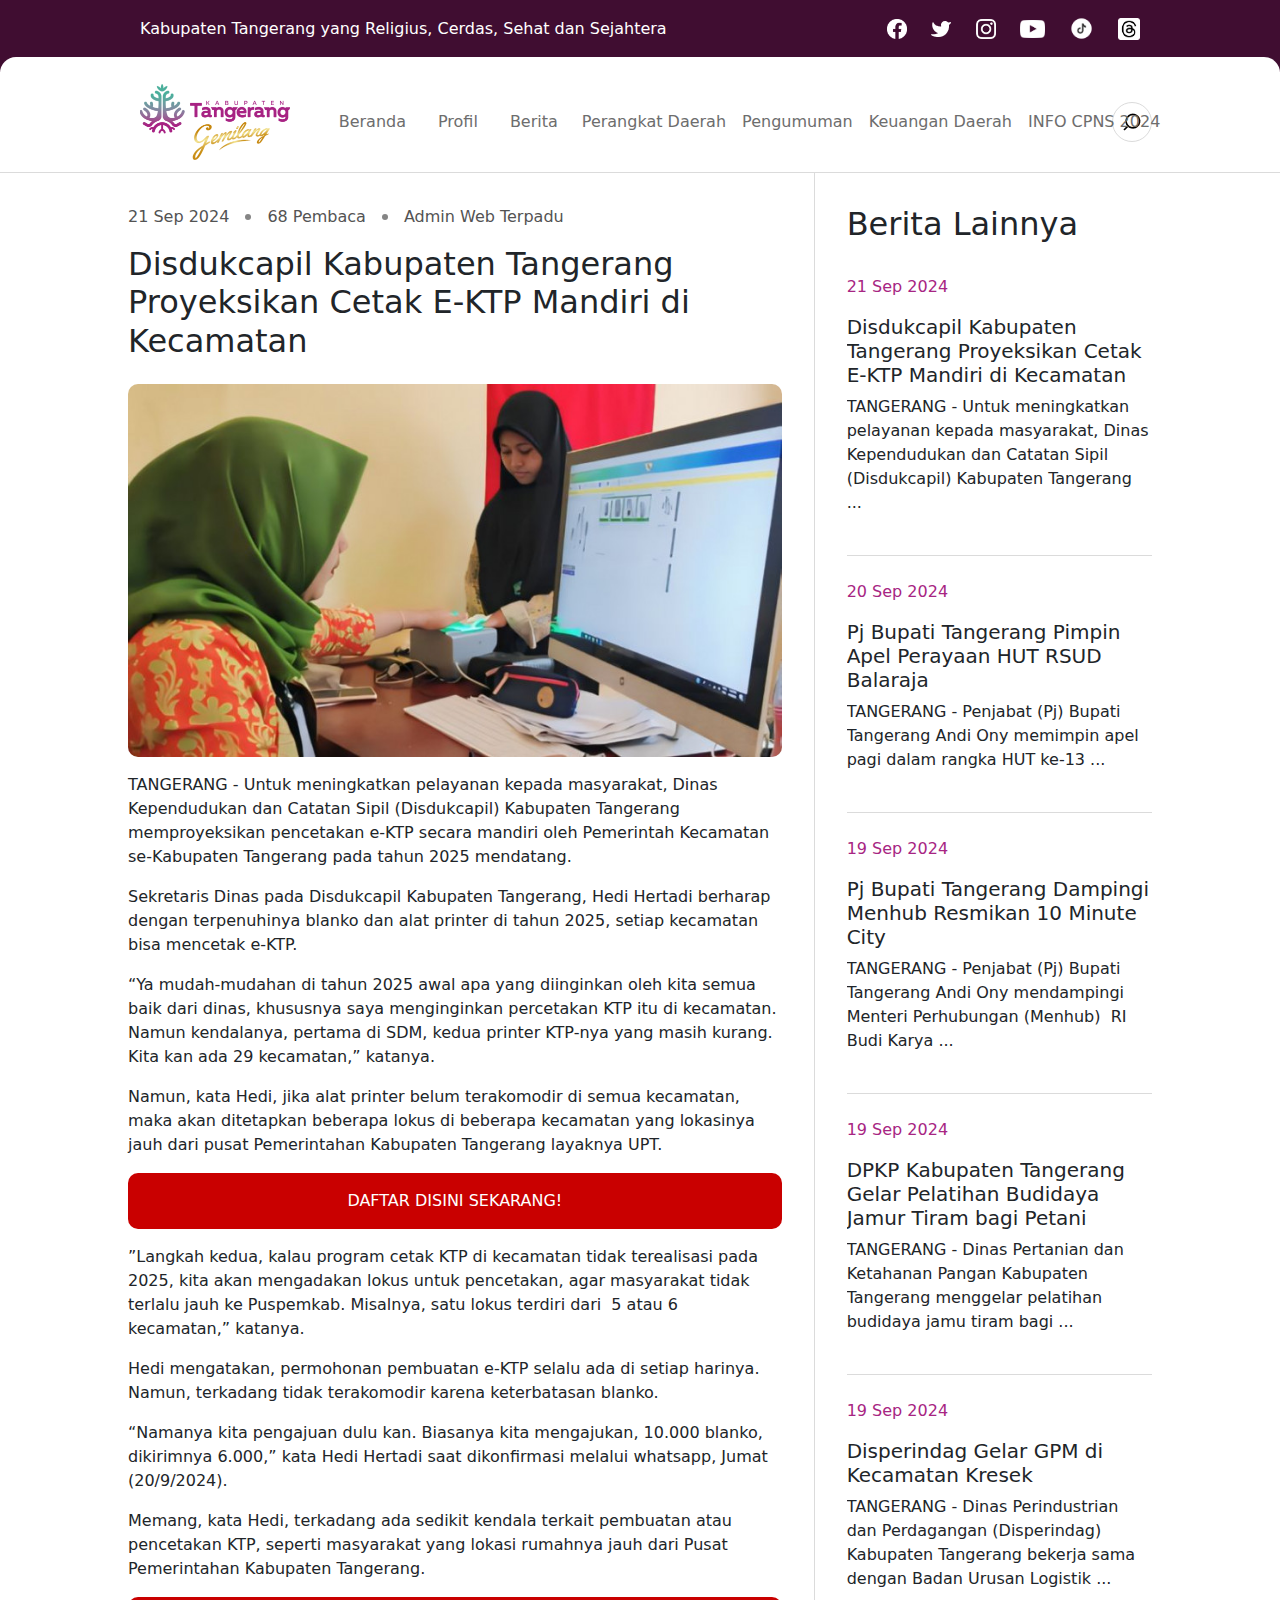
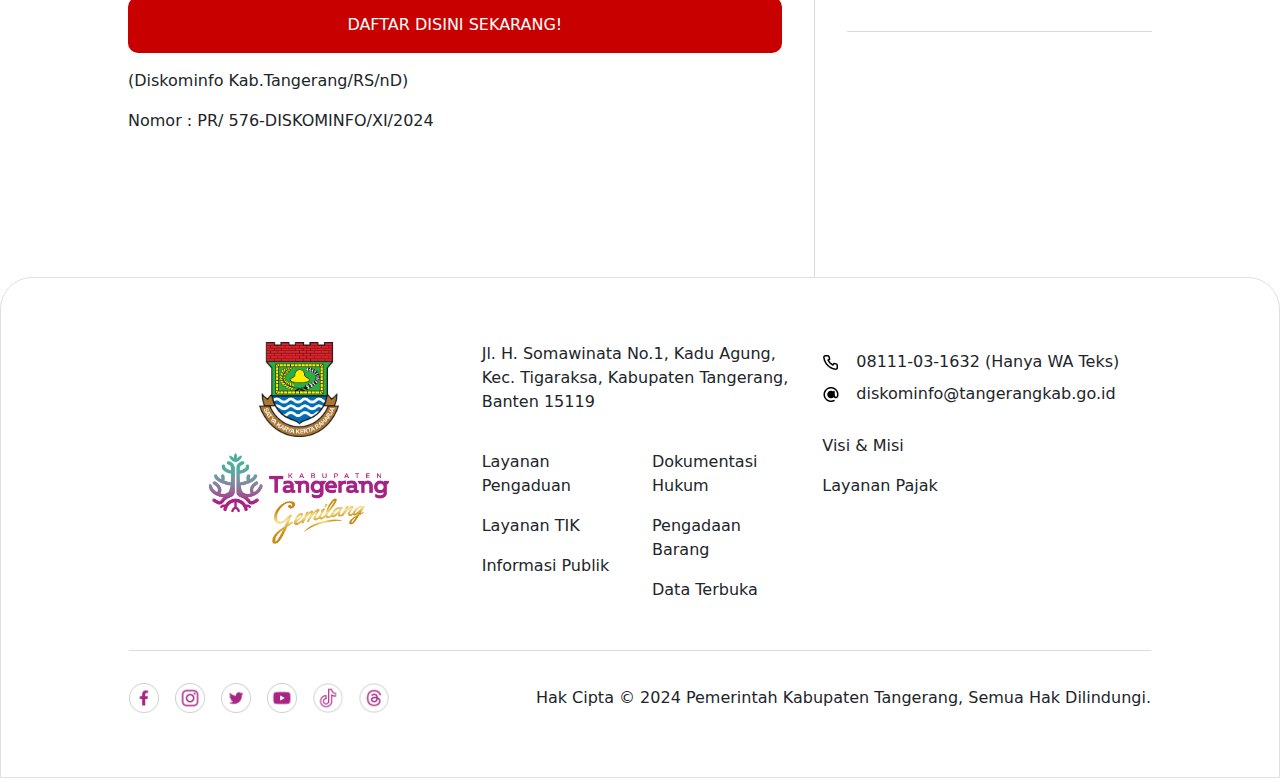
<file: index.html>
<!DOCTYPE html>
<html lang="en">
    <head>
    <meta charset="UTF-8">
    <meta name="description" content="Disdukcapil Kabupaten Tangerang rencanakan cetak e-KTP mandiri di kecamatan mulai 2025 untuk meningkatkan pelayanan masyarakat.">
    <meta name="keywords" content="Disdukcapil Kabupaten Tangerang, e-KTP, cetak e-KTP mandiri, pelayanan publik, Kecamatan Tangerang, administrasi kependudukan, pencetakan e-KTP 2025, pelayanan masyarakat, Dinas Kependudukan dan Catatan Sipil, e-KTP di kecamatan">
    <meta name="author" content="Diskominfo Kabupaten Tangerang">
    <meta name="generator" content="Hugo 0.84.0">
    <meta name="viewport" content="width=device-width, initial-scale=1">
    <meta name="robots" content="index, follow">
    
    <!-- Open Graph Meta Tags -->
    <meta property="og:title" content="Disdukcapil Tangerang Cetak E-KTP Mandiri 2025">
    <meta property="og:description" content="Disdukcapil Kabupaten Tangerang rencanakan cetak e-KTP mandiri di kecamatan mulai 2025 untuk meningkatkan pelayanan masyarakat.">
    <meta property="og:image" content="https://zrdevelopers.github.io/sample-aff/img/berita.jpeg">
    <meta property="og:url" content="https://tangerangkab.go.id/">
    <meta property="og:type" content="website">
    
    <!-- Twitter Card Meta Tags -->
    <meta name="twitter:card" content="summary_large_image">
    <meta name="twitter:title" content="Disdukcapil Tangerang Cetak E-KTP Mandiri 2025">
    <meta name="twitter:description" content="Disdukcapil Kabupaten Tangerang rencanakan cetak e-KTP mandiri di kecamatan mulai 2025 untuk meningkatkan pelayanan masyarakat.">
    <meta name="twitter:image" content="https://zrdevelopers.github.io/sample-aff/img/berita.jpeg">

    <title>Detail Berita :: Web Terpadu Kabupaten Tangerang</title>

    <link rel="apple-touch-icon" sizes="180x180" href="https://zrdevelopers.github.io/sample-aff/favicon/apple-touch-icon.png">
    <link rel="icon" type="image/png" sizes="32x32" href="https://zrdevelopers.github.io/sample-aff/favicon/favicon-32x32.png">
    <link rel="icon" type="image/png" sizes="16x16" href="https://zrdevelopers.github.io/sample-aff/favicon/favicon-16x16.png">

    <script defer="" src="./js/script.js" ></script>
    <!-- Bootstrap core CSS -->
    <link href="./css/bootstrap.min.css" rel="stylesheet">
    <script src="./js/bootstrap.bundle.min.js" ></script>
    <script src="./js/jquery.min.js"></script>

    <!-- Custom styles for this template -->
    <link href="./css/fonts.css" rel="stylesheet">
    <link href="./css/style.css?v=1.0" rel="stylesheet">
    <link href="./css/spinner.css?v=1.0" rel="stylesheet">
    <link href="./css/sample.min.css?v=1.0" rel="stylesheet">
    <!-- Custom styles for this template -->
</head>

<body class="disable-interaction">

    <div class="main">

        <div class="headline-container d-none d-lg-block">
    <div class="headline py-3 row text-white align-items-center">
        <div class="col-8">
            <span>Kabupaten Tangerang yang Religius, Cerdas, Sehat dan Sejahtera</span>
        </div>
        <div class="col-4 d-flex justify-content-end">
            <div class="d-flex align-items-center">
                <div class="social-media d-flex align-items-center gap-4">
                    <a href="#" class="social-media-icon" >
                        <img src="./img/facebook.png" width="20px">
                    </a>
                    <a href="#" class="social-media-icon" >
                        <img src="./img/twitter.png">
                    </a>
                    <a href="#" class="social-media-icon" >
                        <img src="./img/instagram.png" width="20px">
                    </a>
                    <a href="#" class="social-media-icon" >
                        <img src="./img/youtube.png" width="25px">
                    </a>
                    <a href="#" class="social-media-icon" >
                        <img src="./img/tiktok.png" width="25px">
                    </a>
                    <a href="#" class="social-media-icon" >
                        <img src="./img/threads.webp" width="22px">
                    </a>
                </div>
            </div>
        </div>
    </div>
    <div class="rounded-white absolute"></div>
</div>

        <div class="body-container bg-white">

            <script>
    function onClickMenu(id) {
        var menus = ['profil', 'berita', 'publik', 'sistem', 'perangkat', 'lainnya']
        var menu = $(`#${id}`);
        var subMenu = $(`#${id}-sub`);
        menu.addClass("active");
        subMenu.addClass("show");
        var excluded = menus.filter(function (item) {
            return item !== id
        })
        excluded.forEach(function (item) {
            $(`#${item}`).removeClass('active')
            $(`#${item}-sub`).removeClass('show')
        })
    }

    function onClickUserDefinedMenu(id) {
        var menus = [
            'profil', 
            'berita', 
            'sistem',
                                                'menu658',
                                                                'menu1720',
                                                                'menu1750',
                                    ]
        var menu = $(`#${id}`);
        var subMenu = $(`#${id}-sub`);
        menu.addClass("active");
        subMenu.addClass("show");
        var excluded = menus.filter(function (item) {
            return item !== id
        })
        excluded.forEach(function (item) {
            $(`#${item}`).removeClass('active')
            $(`#${item}-sub`).removeClass('show')
        })
    }

    function onExpand() {
        var restMenu = $('#restMenu');
        var expandButton = $('#expandButton');
        restMenu.removeClass("d-none");
        expandButton.addClass("d-none")
    }

    function onclickAccordionMenu(id) {
        var menus = ['dinas', 'badan', 'kecamatan', 'kelurahan', 'rsud']
        var menu = $(`#${id}`);
        menu.addClass("active");
        var excluded = menus.filter(function (item) {
            return item !== id
        })
        excluded.forEach(function (item) {
            $(`#${item}`).removeClass('active')
        })
    }

    function onclickAccordionUserDefinedMenu(id) {
        var menu = $(`#${id}`);
        menu.addClass("active");
        var excluded = menus.filter(function (item) {
            return item !== id
        })
        excluded.forEach(function (item) {
            $(`#${item}`).removeClass('active')
        })
    }

    function onHoverSubMenu(id) {
        var menus = ['Dinas', 'Badan', 'Kecamatan', 'Kelurahan', 'RSUD', 'Puskesmas']
        var menu = $(`#hovered${id}`);
        var menuItem = $(`#sub${id}`);
        menuItem.addClass("active")
        menu.addClass("show");
        var excluded = menus.filter(function (item) {
            return item !== id
        })
        var excludedItem = menus.filter(function (item) {
            return item !== id
        })
        excluded.forEach(function (item) {
            $(`#hovered${item}`).removeClass('show')
        })
        excludedItem.forEach(function (item) {
            $(`#sub${item}`).removeClass('active')
        })
    }

</script>

<div class="navbar-menu">
    <div class="navbar-content row align-items-center justify-content-between">
        <div class="col-2">
            <a href="#">
                <img width="150" src="./img/logo.png">
            </a>
        </div>
        <div class="col-8 menubar d-none d-xl-block">
            <nav class="navbar navbar-expand-lg navbar-light nav">
                <div class="container-fluid h-100">
                    <div class="collapse navbar-collapse h-100" id="navbarSupportedContent">
                        <ul class="navbar-nav me-auto mb-2 mb-lg-0 h-100">
                            <!-- Menu Beranda -->
                            <li class="nav-item">
                                <a class="menubar-link d-flex align-items-center p-3 text-decoration-none " href="#">Beranda</a>
                            </li>

                            <!-- Menu Profile -->
                            <li class="nav-item dropdown">
                                <a class="nav-link dropdown-toggle menubar-link d-flex align-items-center p-3 text-decoration-none 
                                    " href="#" id="navbarDropdown" role="button" data-bs-toggle="dropdown" aria-expanded="false">
                                    Profil
                                </a>
                                <ul class="dropdown-menu" aria-labelledby="navbarDropdown">
                                    <div class="row">
                                        <div class="col-4">
                                            <li class="dropdown-list">
                                                <a class="dropdown-item d-flex align-items-center justify-content-between" href="#">
                                                    <span>Profil Pj. Bupati</span>
                                                    <img src="./img/arrow-more.png" height="15">
                                                </a>
                                            </li>
                                            
                                            <li class="dropdown-list">
                                                <a class="dropdown-item d-flex align-items-center justify-content-between" href="#">
                                                    <span>Visi &amp; Misi</span>
                                                    <img src="./img/arrow-more.png" height="15">
                                                </a>
                                            </li>

                                                                                            <li class="dropdown-list">
                                                    <a class="dropdown-item d-flex align-items-center justify-content-between" href="#">
                                                        <span>Sejarah</span>
                                                        <img src="./img/arrow-more.png" height="15">
                                                    </a>
                                                </li>
                                                                                            <li class="dropdown-list">
                                                    <a class="dropdown-item d-flex align-items-center justify-content-between" href="#">
                                                        <span>Letak Geografis</span>
                                                        <img src="./img/arrow-more.png" height="15">
                                                    </a>
                                                </li>
                                                                                            <li class="dropdown-list">
                                                    <a class="dropdown-item d-flex align-items-center justify-content-between" href="#">
                                                        <span>Struktur Organisasi</span>
                                                        <img src="./img/arrow-more.png" height="15">
                                                    </a>
                                                </li>
                                                                                            <li class="dropdown-list">
                                                    <a class="dropdown-item d-flex align-items-center justify-content-between" href="#">
                                                        <span>Lambang Daerah</span>
                                                        <img src="./img/arrow-more.png" height="15">
                                                    </a>
                                                </li>
                                                                                            <li class="dropdown-list">
                                                    <a class="dropdown-item d-flex align-items-center justify-content-between" href="#">
                                                        <span>Program Unggulan</span>
                                                        <img src="./img/arrow-more.png" height="15">
                                                    </a>
                                                </li>
                                                                                            <li class="dropdown-list">
                                                    <a class="dropdown-item d-flex align-items-center justify-content-between" href="#">
                                                        <span>Info RTRW</span>
                                                        <img src="./img/arrow-more.png" height="15">
                                                    </a>
                                                </li>
                                                                                            <li class="dropdown-list">
                                                    <a class="dropdown-item d-flex align-items-center justify-content-between" href="#">
                                                        <span>Logo HUT 391</span>
                                                        <img src="./img/arrow-more.png" height="15">
                                                    </a>
                                                </li>
                                                                                    </div>
                                    </div>
                                </ul>
                            </li>

                            <!-- Menu Berita -->
                            <li class="nav-item dropdown">
                                <a class="nav-link dropdown-toggle menubar-link d-flex align-items-center p-3 text-decoration-none " href="#" id="navbarDropdown" role="button" data-bs-toggle="dropdown" aria-expanded="false">
                                    Berita
                                </a>
                                <ul class="dropdown-menu" aria-labelledby="navbarDropdown">
                                    <li class="dropdown-list">
                                        <a class="dropdown-item d-flex align-items-center justify-content-between" href="#">
                                            <span>Berita Daerah</span>
                                            <img src="./img/arrow-more.png" height="15">
                                        </a>
                                    </li>
                                    <li class="dropdown-list">
                                        <a class="dropdown-item d-flex align-items-center justify-content-between" href="#">
                                            <span>Berita OPD</span>
                                            <img src="./img/arrow-more.png" height="15">
                                        </a>
                                    </li>
                                    <li class="dropdown-list">
                                        <a class="dropdown-item d-flex align-items-center justify-content-between" href="#">
                                            <span>Berita Inovasi Daerah</span>
                                            <img src="./img/arrow-more.png" height="15">
                                        </a>
                                    </li>
                                </ul>
                            </li>
                            
                            <!-- Perangkat Daerah -->
                            <li class="nav-item dropdown">
                                <a class="nav-link dropdown-toggle menubar-link d-flex align-items-center p-2 text-decoration-none" href="#" id="navbarDropdown" role="button" data-bs-toggle="dropdown" aria-expanded="false">
                                    Perangkat Daerah
                                </a>
                                <ul class="dropdown-menu large" aria-labelledby="navbarDropdown" style="left: -22rem">
                                    <div class="d-flex gap-3">
                                        <div class="row sub">
                                            <div class="col-12">
                                                <li onmouseover="onHoverSubMenu(&#39;Dinas&#39;)" id="subDinas" class="dropdown-list active">
                                                    <a class="dropdown-item d-flex align-items-center justify-content-between" href="#">
                                                        <span class="text-truncate item">Dinas</span>
                                                        <img src="./img/right-arrow.png" height="15">
                                                    </a>
                                                </li>
                                                <li onmouseover="onHoverSubMenu(&#39;Badan&#39;)" id="subBadan" class="dropdown-list">
                                                    <a class="dropdown-item d-flex align-items-center justify-content-between" href="#">
                                                        <span class="text-truncate item">Badan</span>
                                                        <img src="./img/right-arrow.png" height="15">
                                                    </a>
                                                </li>
                                                <li onmouseover="onHoverSubMenu(&#39;Kecamatan&#39;)" id="subKecamatan" class="dropdown-list">
                                                    <a class="dropdown-item d-flex align-items-center justify-content-between" href="#">
                                                        <span class="text-truncate item">Kecamatan</span>
                                                        <img src="./img/right-arrow.png" height="15">
                                                    </a>
                                                </li>
                                                <li onmouseover="onHoverSubMenu(&#39;Kelurahan&#39;)" id="subKelurahan" class="dropdown-list">
                                                    <a class="dropdown-item d-flex align-items-center justify-content-between" href="#">
                                                        <span class="text-truncate item">Kelurahan</span>
                                                        <img src="./img/right-arrow.png" height="15">
                                                    </a>
                                                </li>
                                                <li onmouseover="onHoverSubMenu(&#39;RSUD&#39;)" id="subRSUD" class="dropdown-list">
                                                    <a class="dropdown-item d-flex align-items-center justify-content-between" href="#">
                                                        <span class="text-truncate item">RSUD</span>
                                                        <img src="./img/right-arrow.png" height="15">
                                                    </a>
                                                </li>
                                                <li onmouseover="onHoverSubMenu(&#39;Puskesmas&#39;)" id="subPuskesmas" class="dropdown-list">
                                                    <a class="dropdown-item d-flex align-items-center justify-content-between" href="#">
                                                        <span class="text-truncate item">Puskesmas</span>
                                                        <img src="./img/right-arrow.png" height="15">
                                                    </a>
                                                </li>
                                            </div>
                                        </div>

                                        
                                        <div id="hoveredDinas" class="row sub-of-sub ml-2 show">
                                                                                            <div class="col-4">
                                                                                                                                                                    <li class="dropdown-list">
                                                            <a class="dropdown-item d-flex align-items-center justify-content-between" href="#" >
                                                                <span class="text-truncate item">Dinas Tenaga Kerja</span>
                                                                <img src="./img/arrow-more.png" height="15">
                                                            </a>
                                                        </li>
                                                                                                                                                                    <li class="dropdown-list">
                                                            <a class="dropdown-item d-flex align-items-center justify-content-between" href="#" >
                                                                <span class="text-truncate item">Dinas Komunikasi dan Informatika</span>
                                                                <img src="./img/arrow-more.png" height="15">
                                                            </a>
                                                        </li>
                                                                                                                                                                    <li class="dropdown-list">
                                                            <a class="dropdown-item d-flex align-items-center justify-content-between" href="#" >
                                                                <span class="text-truncate item">Dinas Pendidikan</span>
                                                                <img src="./img/arrow-more.png" height="15">
                                                            </a>
                                                        </li>
                                                                                                                                                                    <li class="dropdown-list">
                                                            <a class="dropdown-item d-flex align-items-center justify-content-between" href="#" >
                                                                <span class="text-truncate item">Dinas Kesehatan</span>
                                                                <img src="./img/arrow-more.png" height="15">
                                                            </a>
                                                        </li>
                                                                                                                                                                    <li class="dropdown-list">
                                                            <a class="dropdown-item d-flex align-items-center justify-content-between" href="#" >
                                                                <span class="text-truncate item">Dinas Sosial</span>
                                                                <img src="./img/arrow-more.png" height="15">
                                                            </a>
                                                        </li>
                                                                                                                                                                    <li class="dropdown-list">
                                                            <a class="dropdown-item d-flex align-items-center justify-content-between" href="#" >
                                                                <span class="text-truncate item">Dinas Pemuda, Olahraga, Kebudayaan dan Pariwisata</span>
                                                                <img src="./img/arrow-more.png" height="15">
                                                            </a>
                                                        </li>
                                                                                                                                                                    <li class="dropdown-list">
                                                            <a class="dropdown-item d-flex align-items-center justify-content-between" href="#" >
                                                                <span class="text-truncate item">Dinas Kependudukan dan Pencatatan Sipil</span>
                                                                <img src="./img/arrow-more.png" height="15">
                                                            </a>
                                                        </li>
                                                                                                                                                                    <li class="dropdown-list">
                                                            <a class="dropdown-item d-flex align-items-center justify-content-between" href="#" >
                                                                <span class="text-truncate item">Dinas Bina Marga dan Sumber Daya Air</span>
                                                                <img src="./img/arrow-more.png" height="15">
                                                            </a>
                                                        </li>
                                                                                                                                                                    <li class="dropdown-list">
                                                            <a class="dropdown-item d-flex align-items-center justify-content-between" href="#" >
                                                                <span class="text-truncate item">Dinas Tata Ruang dan Bangunan</span>
                                                                <img src="./img/arrow-more.png" height="15">
                                                            </a>
                                                        </li>
                                                                                                                                                                    <li class="dropdown-list">
                                                            <a class="dropdown-item d-flex align-items-center justify-content-between" href="#" >
                                                                <span class="text-truncate item">Dinas Perumahan, Pemukiman, dan Pemakaman</span>
                                                                <img src="./img/arrow-more.png" height="15">
                                                            </a>
                                                        </li>
                                                                                                    </div>
                                                                                            <div class="col-4">
                                                                                                                                                                    <li class="dropdown-list">
                                                            <a class="dropdown-item d-flex align-items-center justify-content-between" href="#" >
                                                                <span class="text-truncate item">Dinas Perhubungan</span>
                                                                <img src="./img/arrow-more.png" height="15">
                                                            </a>
                                                        </li>
                                                                                                                                                                    <li class="dropdown-list">
                                                            <a class="dropdown-item d-flex align-items-center justify-content-between" href="#" >
                                                                <span class="text-truncate item">Dinas Koperasi dan Usaha Mikro</span>
                                                                <img src="./img/arrow-more.png" height="15">
                                                            </a>
                                                        </li>
                                                                                                                                                                    <li class="dropdown-list">
                                                            <a class="dropdown-item d-flex align-items-center justify-content-between" href="#" >
                                                                <span class="text-truncate item">Dinas Perikanan</span>
                                                                <img src="./img/arrow-more.png" height="15">
                                                            </a>
                                                        </li>
                                                                                                                                                                    <li class="dropdown-list">
                                                            <a class="dropdown-item d-flex align-items-center justify-content-between" href="#" >
                                                                <span class="text-truncate item">Dinas Perindustrian dan Perdagangan</span>
                                                                <img src="./img/arrow-more.png" height="15">
                                                            </a>
                                                        </li>
                                                                                                                                                                    <li class="dropdown-list">
                                                            <a class="dropdown-item d-flex align-items-center justify-content-between" href="#" >
                                                                <span class="text-truncate item">Dinas Pertanian dan Ketahanan Pangan</span>
                                                                <img src="./img/arrow-more.png" height="15">
                                                            </a>
                                                        </li>
                                                                                                                                                                    <li class="dropdown-list">
                                                            <a class="dropdown-item d-flex align-items-center justify-content-between" href="#" >
                                                                <span class="text-truncate item">Dinas Lingkungan Hidup dan Kebersihan</span>
                                                                <img src="./img/arrow-more.png" height="15">
                                                            </a>
                                                        </li>
                                                                                                                                                                    <li class="dropdown-list">
                                                            <a class="dropdown-item d-flex align-items-center justify-content-between" href="#" >
                                                                <span class="text-truncate item">Inspektorat</span>
                                                                <img src="./img/arrow-more.png" height="15">
                                                            </a>
                                                        </li>
                                                                                                                                                                    <li class="dropdown-list">
                                                            <a class="dropdown-item d-flex align-items-center justify-content-between" href="#" >
                                                                <span class="text-truncate item">Dinas Penanaman Modal dan Pelayanan Terpadu Satu Pintu</span>
                                                                <img src="./img/arrow-more.png" height="15">
                                                            </a>
                                                        </li>
                                                                                                                                                                    <li class="dropdown-list">
                                                            <a class="dropdown-item d-flex align-items-center justify-content-between" href="#" >
                                                                <span class="text-truncate item">Dinas Pemberdayaan Perempuan dan Perlindungan Anak</span>
                                                                <img src="./img/arrow-more.png" height="15">
                                                            </a>
                                                        </li>
                                                                                                                                                                    <li class="dropdown-list">
                                                            <a class="dropdown-item d-flex align-items-center justify-content-between" href="#" >
                                                                <span class="text-truncate item">Dinas Pemberdayaan Masyarakat dan Pemerintahan Desa</span>
                                                                <img src="./img/arrow-more.png" height="15">
                                                            </a>
                                                        </li>
                                                                                                    </div>
                                                                                            <div class="col-4">
                                                                                                                                                                    <li class="dropdown-list">
                                                            <a class="dropdown-item d-flex align-items-center justify-content-between" href="#" >
                                                                <span class="text-truncate item">Dinas Perpustakaan dan Arsip</span>
                                                                <img src="./img/arrow-more.png" height="15">
                                                            </a>
                                                        </li>
                                                                                                                                                                    <li class="dropdown-list">
                                                            <a class="dropdown-item d-flex align-items-center justify-content-between" href="#" >
                                                                <span class="text-truncate item">Dinas Pengendalian Penduduk dan Keluarga Berencana</span>
                                                                <img src="./img/arrow-more.png" height="15">
                                                            </a>
                                                        </li>
                                                                                                                                                                    <li class="dropdown-list">
                                                            <a class="dropdown-item d-flex align-items-center justify-content-between" href="#" >
                                                                <span class="text-truncate item">Satuan Polisi Pamong Praja</span>
                                                                <img src="./img/arrow-more.png" height="15">
                                                            </a>
                                                        </li>
                                                                                                                                                                    <li class="dropdown-list">
                                                            <a class="dropdown-item d-flex align-items-center justify-content-between" href="#" >
                                                                <span class="text-truncate item">Sekretariat DPRD</span>
                                                                <img src="./img/arrow-more.png" height="15">
                                                            </a>
                                                        </li>
                                                                                                                                                                    <li class="dropdown-list">
                                                            <a class="dropdown-item d-flex align-items-center justify-content-between" href="#" >
                                                                <span class="text-truncate item">Sekretariat Daerah</span>
                                                                <img src="./img/arrow-more.png" height="15">
                                                            </a>
                                                        </li>
                                                                                                    </div>
                                                                                    </div>

                                        <div id="hoveredBadan" class="row sub-of-sub ml-2">
                                                                                            <div class="col-4">
                                                                                                                                                                    <li class="dropdown-list">
                                                            <a class="dropdown-item d-flex align-items-center justify-content-between" href="#" >
                                                                <span class="text-truncate item">Badan Pendapatan Daerah</span>
                                                                <img src="./img/arrow-more.png" height="15">
                                                            </a>
                                                        </li>
                                                                                                                                                                    <li class="dropdown-list">
                                                            <a class="dropdown-item d-flex align-items-center justify-content-between" href="#" >
                                                                <span class="text-truncate item">Badan Pengelola Keuangan dan Aset Daerah</span>
                                                                <img src="./img/arrow-more.png" height="15">
                                                            </a>
                                                        </li>
                                                                                                                                                                    <li class="dropdown-list">
                                                            <a class="dropdown-item d-flex align-items-center justify-content-between" href="#" >
                                                                <span class="text-truncate item">Badan Kepegawaian Pengembangan SDM</span>
                                                                <img src="./img/arrow-more.png" height="15">
                                                            </a>
                                                        </li>
                                                                                                                                                                    <li class="dropdown-list">
                                                            <a class="dropdown-item d-flex align-items-center justify-content-between" href="#" >
                                                                <span class="text-truncate item">Badan Perencanaan Pembangunan Daerah</span>
                                                                <img src="./img/arrow-more.png" height="15">
                                                            </a>
                                                        </li>
                                                                                                                                                                    <li class="dropdown-list">
                                                            <a class="dropdown-item d-flex align-items-center justify-content-between" href="#" >
                                                                <span class="text-truncate item">Badan Penanggulangan Bencana Daerah</span>
                                                                <img src="./img/arrow-more.png" height="15">
                                                            </a>
                                                        </li>
                                                                                                                                                                    <li class="dropdown-list">
                                                            <a class="dropdown-item d-flex align-items-center justify-content-between" href="#" >
                                                                <span class="text-truncate item">Badan Kesatuan Bangsa dan Politik</span>
                                                                <img src="./img/arrow-more.png" height="15">
                                                            </a>
                                                        </li>
                                                                                                    </div>
                                                                                    </div>

                                        <div id="hoveredKecamatan" class="row sub-of-sub ml-2">
                                                                                            <div class="col-4">
                                                                                                                                                                    <li class="dropdown-list">
                                                            <a class="dropdown-item d-flex align-items-center justify-content-between" href="#" >
                                                                <span class="text-truncate item">Kecamatan Balaraja</span>
                                                                <img src="./img/arrow-more.png" height="15">
                                                            </a>
                                                        </li>
                                                                                                                                                                    <li class="dropdown-list">
                                                            <a class="dropdown-item d-flex align-items-center justify-content-between" href="#" >
                                                                <span class="text-truncate item">Kecamatan Cikupa</span>
                                                                <img src="./img/arrow-more.png" height="15">
                                                            </a>
                                                        </li>
                                                                                                                                                                    <li class="dropdown-list">
                                                            <a class="dropdown-item d-flex align-items-center justify-content-between" href="#" >
                                                                <span class="text-truncate item">Kecamatan Cisauk</span>
                                                                <img src="./img/arrow-more.png" height="15">
                                                            </a>
                                                        </li>
                                                                                                                                                                    <li class="dropdown-list">
                                                            <a class="dropdown-item d-flex align-items-center justify-content-between" href="#" >
                                                                <span class="text-truncate item">Kecamatan Cisoka</span>
                                                                <img src="./img/arrow-more.png" height="15">
                                                            </a>
                                                        </li>
                                                                                                                                                                    <li class="dropdown-list">
                                                            <a class="dropdown-item d-flex align-items-center justify-content-between" href="#" >
                                                                <span class="text-truncate item">Kecamatan Curug</span>
                                                                <img src="./img/arrow-more.png" height="15">
                                                            </a>
                                                        </li>
                                                                                                                                                                    <li class="dropdown-list">
                                                            <a class="dropdown-item d-flex align-items-center justify-content-between" href="#" >
                                                                <span class="text-truncate item">Kecamatan Gunung Kaler</span>
                                                                <img src="./img/arrow-more.png" height="15">
                                                            </a>
                                                        </li>
                                                                                                                                                                    <li class="dropdown-list">
                                                            <a class="dropdown-item d-flex align-items-center justify-content-between" href="#" >
                                                                <span class="text-truncate item">Kecamatan Jambe</span>
                                                                <img src="./img/arrow-more.png" height="15">
                                                            </a>
                                                        </li>
                                                                                                                                                                    <li class="dropdown-list">
                                                            <a class="dropdown-item d-flex align-items-center justify-content-between" href="#" >
                                                                <span class="text-truncate item">Kecamatan Jayanti</span>
                                                                <img src="./img/arrow-more.png" height="15">
                                                            </a>
                                                        </li>
                                                                                                                                                                    <li class="dropdown-list">
                                                            <a class="dropdown-item d-flex align-items-center justify-content-between" href="#" >
                                                                <span class="text-truncate item">Kecamatan Kelapa Dua</span>
                                                                <img src="./img/arrow-more.png" height="15">
                                                            </a>
                                                        </li>
                                                                                                                                                                    <li class="dropdown-list">
                                                            <a class="dropdown-item d-flex align-items-center justify-content-between" href="#" >
                                                                <span class="text-truncate item">Kecamatan Kemiri</span>
                                                                <img src="./img/arrow-more.png" height="15">
                                                            </a>
                                                        </li>
                                                                                                    </div>
                                                                                            <div class="col-4">
                                                                                                                                                                    <li class="dropdown-list">
                                                            <a class="dropdown-item d-flex align-items-center justify-content-between" href="#" >
                                                                <span class="text-truncate item">Kecamatan Kosambi</span>
                                                                <img src="./img/arrow-more.png" height="15">
                                                            </a>
                                                        </li>
                                                                                                                                                                    <li class="dropdown-list">
                                                            <a class="dropdown-item d-flex align-items-center justify-content-between" href="#" >
                                                                <span class="text-truncate item">Kecamatan Kresek</span>
                                                                <img src="./img/arrow-more.png" height="15">
                                                            </a>
                                                        </li>
                                                                                                                                                                    <li class="dropdown-list">
                                                            <a class="dropdown-item d-flex align-items-center justify-content-between" href="#" >
                                                                <span class="text-truncate item">Kecamatan Kronjo</span>
                                                                <img src="./img/arrow-more.png" height="15">
                                                            </a>
                                                        </li>
                                                                                                                                                                    <li class="dropdown-list">
                                                            <a class="dropdown-item d-flex align-items-center justify-content-between" href="#" >
                                                                <span class="text-truncate item">Kecamatan Legok</span>
                                                                <img src="./img/arrow-more.png" height="15">
                                                            </a>
                                                        </li>
                                                                                                                                                                    <li class="dropdown-list">
                                                            <a class="dropdown-item d-flex align-items-center justify-content-between" href="#" >
                                                                <span class="text-truncate item">Kecamatan Mauk</span>
                                                                <img src="./img/arrow-more.png" height="15">
                                                            </a>
                                                        </li>
                                                                                                                                                                    <li class="dropdown-list">
                                                            <a class="dropdown-item d-flex align-items-center justify-content-between" href="#" >
                                                                <span class="text-truncate item">Kecamatan Mekar Baru</span>
                                                                <img src="./img/arrow-more.png" height="15">
                                                            </a>
                                                        </li>
                                                                                                                                                                    <li class="dropdown-list">
                                                            <a class="dropdown-item d-flex align-items-center justify-content-between" href="#" >
                                                                <span class="text-truncate item">Kecamatan Pagedangan</span>
                                                                <img src="./img/arrow-more.png" height="15">
                                                            </a>
                                                        </li>
                                                                                                                                                                    <li class="dropdown-list">
                                                            <a class="dropdown-item d-flex align-items-center justify-content-between" href="#" >
                                                                <span class="text-truncate item">Kecamatan Pakuhaji</span>
                                                                <img src="./img/arrow-more.png" height="15">
                                                            </a>
                                                        </li>
                                                                                                                                                                    <li class="dropdown-list">
                                                            <a class="dropdown-item d-flex align-items-center justify-content-between" href="#" >
                                                                <span class="text-truncate item">Kecamatan Panongan</span>
                                                                <img src="./img/arrow-more.png" height="15">
                                                            </a>
                                                        </li>
                                                                                                                                                                    <li class="dropdown-list">
                                                            <a class="dropdown-item d-flex align-items-center justify-content-between" href="#" >
                                                                <span class="text-truncate item">Kecamatan Pasar Kemis</span>
                                                                <img src="./img/arrow-more.png" height="15">
                                                            </a>
                                                        </li>
                                                                                                    </div>
                                                                                            <div class="col-4">
                                                                                                                                                                    <li class="dropdown-list">
                                                            <a class="dropdown-item d-flex align-items-center justify-content-between" href="#" >
                                                                <span class="text-truncate item">Kecamatan Rajeg</span>
                                                                <img src="./img/arrow-more.png" height="15">
                                                            </a>
                                                        </li>
                                                                                                                                                                    <li class="dropdown-list">
                                                            <a class="dropdown-item d-flex align-items-center justify-content-between" href="#" >
                                                                <span class="text-truncate item">Kecamatan Sepatan</span>
                                                                <img src="./img/arrow-more.png" height="15">
                                                            </a>
                                                        </li>
                                                                                                                                                                    <li class="dropdown-list">
                                                            <a class="dropdown-item d-flex align-items-center justify-content-between" href="#" >
                                                                <span class="text-truncate item">Kecamatan Sepatan Timur</span>
                                                                <img src="./img/arrow-more.png" height="15">
                                                            </a>
                                                        </li>
                                                                                                                                                                    <li class="dropdown-list">
                                                            <a class="dropdown-item d-flex align-items-center justify-content-between" href="#" >
                                                                <span class="text-truncate item">Kecamatan Sindang Jaya</span>
                                                                <img src="./img/arrow-more.png" height="15">
                                                            </a>
                                                        </li>
                                                                                                                                                                    <li class="dropdown-list">
                                                            <a class="dropdown-item d-flex align-items-center justify-content-between" href="#" >
                                                                <span class="text-truncate item">Kecamatan Solear</span>
                                                                <img src="./img/arrow-more.png" height="15">
                                                            </a>
                                                        </li>
                                                                                                                                                                    <li class="dropdown-list">
                                                            <a class="dropdown-item d-flex align-items-center justify-content-between" href="#" >
                                                                <span class="text-truncate item">Kecamatan Sukadiri</span>
                                                                <img src="./img/arrow-more.png" height="15">
                                                            </a>
                                                        </li>
                                                                                                                                                                    <li class="dropdown-list">
                                                            <a class="dropdown-item d-flex align-items-center justify-content-between" href="#" >
                                                                <span class="text-truncate item">Kecamatan Sukamulya</span>
                                                                <img src="./img/arrow-more.png" height="15">
                                                            </a>
                                                        </li>
                                                                                                                                                                    <li class="dropdown-list">
                                                            <a class="dropdown-item d-flex align-items-center justify-content-between" href="#" >
                                                                <span class="text-truncate item">Kecamatan Teluk Naga</span>
                                                                <img src="./img/arrow-more.png" height="15">
                                                            </a>
                                                        </li>
                                                                                                                                                                    <li class="dropdown-list">
                                                            <a class="dropdown-item d-flex align-items-center justify-content-between" href="#" >
                                                                <span class="text-truncate item">Kecamatan Tigaraksa</span>
                                                                <img src="./img/arrow-more.png" height="15">
                                                            </a>
                                                        </li>
                                                                                                    </div>
                                                                                    </div>

                                        <div id="hoveredKelurahan" class="row sub-of-sub ml-2">
                                                                                            <div class="col-4">
                                                                                                                                                                    <li class="dropdown-list">
                                                            <a class="dropdown-item d-flex align-items-center justify-content-between" href="#" >
                                                                <span class="text-truncate item">Kelurahan Balaraja</span>
                                                                <img src="./img/arrow-more.png" height="15">
                                                            </a>
                                                        </li>
                                                                                                                                                                    <li class="dropdown-list">
                                                            <a class="dropdown-item d-flex align-items-center justify-content-between" href="#" >
                                                                <span class="text-truncate item">Kelurahan Sukamulya</span>
                                                                <img src="./img/arrow-more.png" height="15">
                                                            </a>
                                                        </li>
                                                                                                                                                                    <li class="dropdown-list">
                                                            <a class="dropdown-item d-flex align-items-center justify-content-between" href="#" >
                                                                <span class="text-truncate item">Kelurahan Bunder</span>
                                                                <img src="./img/arrow-more.png" height="15">
                                                            </a>
                                                        </li>
                                                                                                                                                                    <li class="dropdown-list">
                                                            <a class="dropdown-item d-flex align-items-center justify-content-between" href="#" >
                                                                <span class="text-truncate item">Kelurahan Cisauk</span>
                                                                <img src="./img/arrow-more.png" height="15">
                                                            </a>
                                                        </li>
                                                                                                                                                                    <li class="dropdown-list">
                                                            <a class="dropdown-item d-flex align-items-center justify-content-between" href="#" >
                                                                <span class="text-truncate item">Kelurahan Sukabakti</span>
                                                                <img src="./img/arrow-more.png" height="15">
                                                            </a>
                                                        </li>
                                                                                                                                                                    <li class="dropdown-list">
                                                            <a class="dropdown-item d-flex align-items-center justify-content-between" href="#" >
                                                                <span class="text-truncate item">Kelurahan Binong</span>
                                                                <img src="./img/arrow-more.png" height="15">
                                                            </a>
                                                        </li>
                                                                                                                                                                    <li class="dropdown-list">
                                                            <a class="dropdown-item d-flex align-items-center justify-content-between" href="#" >
                                                                <span class="text-truncate item">Kelurahan Curug Kulon</span>
                                                                <img src="./img/arrow-more.png" height="15">
                                                            </a>
                                                        </li>
                                                                                                                                                                    <li class="dropdown-list">
                                                            <a class="dropdown-item d-flex align-items-center justify-content-between" href="#" >
                                                                <span class="text-truncate item">Kelurahan Kelapa Dua</span>
                                                                <img src="./img/arrow-more.png" height="15">
                                                            </a>
                                                        </li>
                                                                                                                                                                    <li class="dropdown-list">
                                                            <a class="dropdown-item d-flex align-items-center justify-content-between" href="#" >
                                                                <span class="text-truncate item">Kelurahan Pakulonan Barat</span>
                                                                <img src="./img/arrow-more.png" height="15">
                                                            </a>
                                                        </li>
                                                                                                                                                                    <li class="dropdown-list">
                                                            <a class="dropdown-item d-flex align-items-center justify-content-between" href="#" >
                                                                <span class="text-truncate item">Kelurahan Bojong Nangka</span>
                                                                <img src="./img/arrow-more.png" height="15">
                                                            </a>
                                                        </li>
                                                                                                    </div>
                                                                                            <div class="col-4">
                                                                                                                                                                    <li class="dropdown-list">
                                                            <a class="dropdown-item d-flex align-items-center justify-content-between" href="#" >
                                                                <span class="text-truncate item">Kelurahan Bencongan Indah</span>
                                                                <img src="./img/arrow-more.png" height="15">
                                                            </a>
                                                        </li>
                                                                                                                                                                    <li class="dropdown-list">
                                                            <a class="dropdown-item d-flex align-items-center justify-content-between" href="#" >
                                                                <span class="text-truncate item">Kelurahan Bencongan</span>
                                                                <img src="./img/arrow-more.png" height="15">
                                                            </a>
                                                        </li>
                                                                                                                                                                    <li class="dropdown-list">
                                                            <a class="dropdown-item d-flex align-items-center justify-content-between" href="#" >
                                                                <span class="text-truncate item">Kelurahan Kosambi Barat</span>
                                                                <img src="./img/arrow-more.png" height="15">
                                                            </a>
                                                        </li>
                                                                                                                                                                    <li class="dropdown-list">
                                                            <a class="dropdown-item d-flex align-items-center justify-content-between" href="#" >
                                                                <span class="text-truncate item">Kelurahan Salembaran Jaya</span>
                                                                <img src="./img/arrow-more.png" height="15">
                                                            </a>
                                                        </li>
                                                                                                                                                                    <li class="dropdown-list">
                                                            <a class="dropdown-item d-flex align-items-center justify-content-between" href="#" >
                                                                <span class="text-truncate item">Kelurahan Dadap</span>
                                                                <img src="./img/arrow-more.png" height="15">
                                                            </a>
                                                        </li>
                                                                                                                                                                    <li class="dropdown-list">
                                                            <a class="dropdown-item d-flex align-items-center justify-content-between" href="#">
                                                                <span class="text-truncate item">Kelurahan Babakan</span>
                                                                <img src="./img/arrow-more.png" height="15">
                                                            </a>
                                                        </li>
                                                                                                                                                                    <li class="dropdown-list">
                                                            <a class="dropdown-item d-flex align-items-center justify-content-between" href="#" >
                                                                <span class="text-truncate item">Kelurahan Mauk Timur</span>
                                                                <img src="./img/arrow-more.png" height="15">
                                                            </a>
                                                        </li>
                                                                                                                                                                    <li class="dropdown-list">
                                                            <a class="dropdown-item d-flex align-items-center justify-content-between" href="#" >
                                                                <span class="text-truncate item">Kelurahan Medang</span>
                                                                <img src="./img/arrow-more.png" height="15">
                                                            </a>
                                                        </li>
                                                                                                                                                                    <li class="dropdown-list">
                                                            <a class="dropdown-item d-flex align-items-center justify-content-between" href="#" >
                                                                <span class="text-truncate item">Kelurahan Pakuhaji</span>
                                                                <img src="./img/arrow-more.png" height="15">
                                                            </a>
                                                        </li>
                                                                                                                                                                    <li class="dropdown-list">
                                                            <a class="dropdown-item d-flex align-items-center justify-content-between" href="#" >
                                                                <span class="text-truncate item">Kelurahan Mekarbakti</span>
                                                                <img src="./img/arrow-more.png" height="15">
                                                            </a>
                                                        </li>
                                                                                                    </div>
                                                                                            <div class="col-4">
                                                                                                                                                                    <li class="dropdown-list">
                                                            <a class="dropdown-item d-flex align-items-center justify-content-between" href="#" >
                                                                <span class="text-truncate item">Kelurahan Sindang Sari</span>
                                                                <img src="./img/arrow-more.png" height="15">
                                                            </a>
                                                        </li>
                                                                                                                                                                    <li class="dropdown-list">
                                                            <a class="dropdown-item d-flex align-items-center justify-content-between" href="#" >
                                                                <span class="text-truncate item">Kelurahan Kuta Jaya</span>
                                                                <img src="./img/arrow-more.png" height="15">
                                                            </a>
                                                        </li>
                                                                                                                                                                    <li class="dropdown-list">
                                                            <a class="dropdown-item d-flex align-items-center justify-content-between" href="#" >
                                                                <span class="text-truncate item">Kelurahan Kuta Baru</span>
                                                                <img src="./img/arrow-more.png" height="15">
                                                            </a>
                                                        </li>
                                                                                                                                                                    <li class="dropdown-list">
                                                            <a class="dropdown-item d-flex align-items-center justify-content-between" href="#" >
                                                                <span class="text-truncate item">Kelurahan Kuta Bumi</span>
                                                                <img src="./img/arrow-more.png" height="15">
                                                            </a>
                                                        </li>
                                                                                                                                                                    <li class="dropdown-list">
                                                            <a class="dropdown-item d-flex align-items-center justify-content-between" href="#" >
                                                                <span class="text-truncate item">Kelurahan Sukatani</span>
                                                                <img src="./img/arrow-more.png" height="15">
                                                            </a>
                                                        </li>
                                                                                                                                                                    <li class="dropdown-list">
                                                            <a class="dropdown-item d-flex align-items-center justify-content-between" href="#" >
                                                                <span class="text-truncate item">Kelurahan Sepatan</span>
                                                                <img src="./img/arrow-more.png" height="15">
                                                            </a>
                                                        </li>
                                                                                                                                                                    <li class="dropdown-list">
                                                            <a class="dropdown-item d-flex align-items-center justify-content-between" href="#" >
                                                                <span class="text-truncate item">Kelurahan Tigaraksa</span>
                                                                <img src="./img/arrow-more.png" height="15">
                                                            </a>
                                                        </li>
                                                                                                                                                                    <li class="dropdown-list">
                                                            <a class="dropdown-item d-flex align-items-center justify-content-between" href="#" >
                                                                <span class="text-truncate item">Kelurahan Kaduagung</span>
                                                                <img src="./img/arrow-more.png" height="15">
                                                            </a>
                                                        </li>
                                                                                                    </div>
                                                                                    </div>

                                        <div id="hoveredRSUD" class="row sub-of-sub ml-2">
                                                                                            <div class="col-4">
                                                                                                                                                                    <li class="dropdown-list">
                                                            <a class="dropdown-item d-flex align-items-center justify-content-between" href="#" >
                                                                <span class="text-truncate item">RSU Tangerang</span>
                                                                <img src="./img/arrow-more.png" height="15">
                                                            </a>
                                                        </li>
                                                                                                                                                                    <li class="dropdown-list">
                                                            <a class="dropdown-item d-flex align-items-center justify-content-between" href="#" >
                                                                <span class="text-truncate item">RSUD Balaraja</span>
                                                                <img src="./img/arrow-more.png" height="15">
                                                            </a>
                                                        </li>
                                                                                                                                                                    <li class="dropdown-list">
                                                            <a class="dropdown-item d-flex align-items-center justify-content-between" href="#" >
                                                                <span class="text-truncate item">RSUD Pakuhaji</span>
                                                                <img src="./img/arrow-more.png" height="15">
                                                            </a>
                                                        </li>
                                                                                                                                                                    <li class="dropdown-list">
                                                            <a class="dropdown-item d-flex align-items-center justify-content-between" href="#" >
                                                                <span class="text-truncate item">RSUD Tigaraksa</span>
                                                                <img src="./img/arrow-more.png" height="15">
                                                            </a>
                                                        </li>
                                                                                                    </div>
                                                                                    </div>

                                        <div id="hoveredPuskesmas" class="row sub-of-sub ml-2">
                                                                                            <div class="col-4">
                                                                                                                                                                    <li class="dropdown-list">
                                                            <a class="dropdown-item d-flex align-items-center justify-content-between" href="#" >
                                                                <span class="text-truncate item">Puskesmas Sukadiri</span>
                                                                <img src="./img/arrow-more.png" height="15">
                                                            </a>
                                                        </li>
                                                                                                                                                                    <li class="dropdown-list">
                                                            <a class="dropdown-item d-flex align-items-center justify-content-between" href="#" >
                                                                <span class="text-truncate item">Puskesmas Tegalangus</span>
                                                                <img src="./img/arrow-more.png" height="15">
                                                            </a>
                                                        </li>
                                                                                                                                                                    <li class="dropdown-list">
                                                            <a class="dropdown-item d-flex align-items-center justify-content-between" href="#" >
                                                                <span class="text-truncate item">Puskesmas Tigaraksa</span>
                                                                <img src="./img/arrow-more.png" height="15">
                                                            </a>
                                                        </li>
                                                                                                                                                                    <li class="dropdown-list">
                                                            <a class="dropdown-item d-flex align-items-center justify-content-between" href="#" >
                                                                <span class="text-truncate item">Puskesmas Balaraja</span>
                                                                <img src="./img/arrow-more.png" height="15">
                                                            </a>
                                                        </li>
                                                                                                                                                                    <li class="dropdown-list">
                                                            <a class="dropdown-item d-flex align-items-center justify-content-between" href="#" >
                                                                <span class="text-truncate item">Puskesmas Cikupa</span>
                                                                <img src="./img/arrow-more.png" height="15">
                                                            </a>
                                                        </li>
                                                                                                                                                                    <li class="dropdown-list">
                                                            <a class="dropdown-item d-flex align-items-center justify-content-between" href="#" >
                                                                <span class="text-truncate item">Puskesmas Cisoka</span>
                                                                <img src="./img/arrow-more.png" height="15">
                                                            </a>
                                                        </li>
                                                                                                                                                                    <li class="dropdown-list">
                                                            <a class="dropdown-item d-flex align-items-center justify-content-between" href="#" >
                                                                <span class="text-truncate item">Puskesmas Gunung Kaler</span>
                                                                <img src="./img/arrow-more.png" height="15">
                                                            </a>
                                                        </li>
                                                                                                                                                                    <li class="dropdown-list">
                                                            <a class="dropdown-item d-flex align-items-center justify-content-between" href="#" >
                                                                <span class="text-truncate item">Puskesmas Salembaran Jaya</span>
                                                                <img src="./img/arrow-more.png" height="15">
                                                            </a>
                                                        </li>
                                                                                                                                                                    <li class="dropdown-list">
                                                            <a class="dropdown-item d-flex align-items-center justify-content-between" href="#" >
                                                                <span class="text-truncate item">Puskesmas Kosambi</span>
                                                                <img src="./img/arrow-more.png" height="15">
                                                            </a>
                                                        </li>
                                                                                                                                                                    <li class="dropdown-list">
                                                            <a class="dropdown-item d-flex align-items-center justify-content-between" href="#" >
                                                                <span class="text-truncate item">Puskesmas Caringin</span>
                                                                <img src="./img/arrow-more.png" height="15">
                                                            </a>
                                                        </li>
                                                                                                                                                                    <li class="dropdown-list">
                                                            <a class="dropdown-item d-flex align-items-center justify-content-between" href="#" >
                                                                <span class="text-truncate item">Puskesmas Gembong</span>
                                                                <img src="./img/arrow-more.png" height="15">
                                                            </a>
                                                        </li>
                                                                                                                                                                    <li class="dropdown-list">
                                                            <a class="dropdown-item d-flex align-items-center justify-content-between" href="#" >
                                                                <span class="text-truncate item">Puskesmas Jalan Kutai</span>
                                                                <img src="./img/arrow-more.png" height="15">
                                                            </a>
                                                        </li>
                                                                                                                                                                    <li class="dropdown-list">
                                                            <a class="dropdown-item d-flex align-items-center justify-content-between" href="#" >
                                                                <span class="text-truncate item">Puskesmas Jambe</span>
                                                                <img src="./img/arrow-more.png" height="15">
                                                            </a>
                                                        </li>
                                                                                                                                                                    <li class="dropdown-list">
                                                            <a class="dropdown-item d-flex align-items-center justify-content-between" href="#" >
                                                                <span class="text-truncate item">Puskesmas Jayanti</span>
                                                                <img src="./img/arrow-more.png" height="15">
                                                            </a>
                                                        </li>
                                                                                                                                                                    <li class="dropdown-list">
                                                            <a class="dropdown-item d-flex align-items-center justify-content-between" href="#" >
                                                                <span class="text-truncate item">Puskesmas Legok</span>
                                                                <img src="./img/arrow-more.png" height="15">
                                                            </a>
                                                        </li>
                                                                                                                                                                    <li class="dropdown-list">
                                                            <a class="dropdown-item d-flex align-items-center justify-content-between" href="#" >
                                                                <span class="text-truncate item">Puskesmas Teluk Naga</span>
                                                                <img src="./img/arrow-more.png" height="15">
                                                            </a>
                                                        </li>
                                                                                                    </div>
                                                                                            <div class="col-4">
                                                                                                                                                                    <li class="dropdown-list">
                                                            <a class="dropdown-item d-flex align-items-center justify-content-between" href="#" >
                                                                <span class="text-truncate item">Puskesmas Kedaung Barat</span>
                                                                <img src="./img/arrow-more.png" height="15">
                                                            </a>
                                                        </li>
                                                                                                                                                                    <li class="dropdown-list">
                                                            <a class="dropdown-item d-flex align-items-center justify-content-between" href="#" >
                                                                <span class="text-truncate item">Puskesmas Kresek</span>
                                                                <img src="./img/arrow-more.png" height="15">
                                                            </a>
                                                        </li>
                                                                                                                                                                    <li class="dropdown-list">
                                                            <a class="dropdown-item d-flex align-items-center justify-content-between" href="#" >
                                                                <span class="text-truncate item">Puskesmas Mauk</span>
                                                                <img src="./img/arrow-more.png" height="15">
                                                            </a>
                                                        </li>
                                                                                                                                                                    <li class="dropdown-list">
                                                            <a class="dropdown-item d-flex align-items-center justify-content-between" href="#" >
                                                                <span class="text-truncate item">Puskesmas Mekar Baru</span>
                                                                <img src="./img/arrow-more.png" height="15">
                                                            </a>
                                                        </li>
                                                                                                                                                                    <li class="dropdown-list">
                                                            <a class="dropdown-item d-flex align-items-center justify-content-between" href="#" >
                                                                <span class="text-truncate item">Puskesmas Pagedangan</span>
                                                                <img src="./img/arrow-more.png" height="15">
                                                            </a>
                                                        </li>
                                                                                                                                                                    <li class="dropdown-list">
                                                            <a class="dropdown-item d-flex align-items-center justify-content-between" href="#" >
                                                                <span class="text-truncate item">Puskesmas Pakuhaji</span>
                                                                <img src="./img/arrow-more.png" height="15">
                                                            </a>
                                                        </li>
                                                                                                                                                                    <li class="dropdown-list">
                                                            <a class="dropdown-item d-flex align-items-center justify-content-between" href="#" >
                                                                <span class="text-truncate item">Puskesmas Panongan</span>
                                                                <img src="./img/arrow-more.png" height="15">
                                                            </a>
                                                        </li>
                                                                                                                                                                    <li class="dropdown-list">
                                                            <a class="dropdown-item d-flex align-items-center justify-content-between" href="#" >
                                                                <span class="text-truncate item">Puskesmas Sindang Jaya</span>
                                                                <img src="./img/arrow-more.png" height="15">
                                                            </a>
                                                        </li>
                                                                                                                                                                    <li class="dropdown-list">
                                                            <a class="dropdown-item d-flex align-items-center justify-content-between" href="#" >
                                                                <span class="text-truncate item">Puskesmas Pasar Kemis</span>
                                                                <img src="./img/arrow-more.png" height="15">
                                                            </a>
                                                        </li>
                                                                                                                                                                    <li class="dropdown-list">
                                                            <a class="dropdown-item d-flex align-items-center justify-content-between" href="#" >
                                                                <span class="text-truncate item">Puskesmas Pasir Jaya</span>
                                                                <img src="./img/arrow-more.png" height="15">
                                                            </a>
                                                        </li>
                                                                                                                                                                    <li class="dropdown-list">
                                                            <a class="dropdown-item d-flex align-items-center justify-content-between" href="#" >
                                                                <span class="text-truncate item">Puskesmas Pasir Nangka</span>
                                                                <img src="./img/arrow-more.png" height="15">
                                                            </a>
                                                        </li>
                                                                                                                                                                    <li class="dropdown-list">
                                                            <a class="dropdown-item d-flex align-items-center justify-content-between" href="#" >
                                                                <span class="text-truncate item">Puskesmas Rajeg</span>
                                                                <img src="./img/arrow-more.png" height="15">
                                                            </a>
                                                        </li>
                                                                                                                                                                    <li class="dropdown-list">
                                                            <a class="dropdown-item d-flex align-items-center justify-content-between" href="#" >
                                                                <span class="text-truncate item">Puskesmas Sukamulya</span>
                                                                <img src="./img/arrow-more.png" height="15">
                                                            </a>
                                                        </li>
                                                                                                                                                                    <li class="dropdown-list">
                                                            <a class="dropdown-item d-flex align-items-center justify-content-between" href="#" >
                                                                <span class="text-truncate item">Puskesmas Sukatani</span>
                                                                <img src="./img/arrow-more.png" height="15">
                                                            </a>
                                                        </li>
                                                                                                                                                                    <li class="dropdown-list">
                                                            <a class="dropdown-item d-flex align-items-center justify-content-between" href="#" >
                                                                <span class="text-truncate item">Puskesmas Sukawali</span>
                                                                <img src="./img/arrow-more.png" height="15">
                                                            </a>
                                                        </li>
                                                                                                                                                                    <li class="dropdown-list">
                                                            <a class="dropdown-item d-flex align-items-center justify-content-between" href="#" >
                                                                <span class="text-truncate item">Puskesmas Suradita</span>
                                                                <img src="./img/arrow-more.png" height="15">
                                                            </a>
                                                        </li>
                                                                                                    </div>
                                                                                            <div class="col-4">
                                                                                                                                                                    <li class="dropdown-list">
                                                            <a class="dropdown-item d-flex align-items-center justify-content-between" href="#" >
                                                                <span class="text-truncate item">Puskesmas Bojong Nangka</span>
                                                                <img src="./img/arrow-more.png" height="15">
                                                            </a>
                                                        </li>
                                                                                                                                                                    <li class="dropdown-list">
                                                            <a class="dropdown-item d-flex align-items-center justify-content-between" href="#" >
                                                                <span class="text-truncate item">Puskesmas Cikuya</span>
                                                                <img src="./img/arrow-more.png" height="15">
                                                            </a>
                                                        </li>
                                                                                                                                                                    <li class="dropdown-list">
                                                            <a class="dropdown-item d-flex align-items-center justify-content-between" href="#" >
                                                                <span class="text-truncate item">Puskesmas Cisauk</span>
                                                                <img src="./img/arrow-more.png" height="15">
                                                            </a>
                                                        </li>
                                                                                                                                                                    <li class="dropdown-list">
                                                            <a class="dropdown-item d-flex align-items-center justify-content-between" href="#" >
                                                                <span class="text-truncate item">Puskesmas Jalan Emas</span>
                                                                <img src="./img/arrow-more.png" height="15">
                                                            </a>
                                                        </li>
                                                                                                                                                                    <li class="dropdown-list">
                                                            <a class="dropdown-item d-flex align-items-center justify-content-between" href="#" >
                                                                <span class="text-truncate item">Puskesmas Kelapa Dua</span>
                                                                <img src="./img/arrow-more.png" height="15">
                                                            </a>
                                                        </li>
                                                                                                                                                                    <li class="dropdown-list">
                                                            <a class="dropdown-item d-flex align-items-center justify-content-between" href="#" >
                                                                <span class="text-truncate item">Puskesmas Kemiri</span>
                                                                <img src="./img/arrow-more.png" height="15">
                                                            </a>
                                                        </li>
                                                                                                                                                                    <li class="dropdown-list">
                                                            <a class="dropdown-item d-flex align-items-center justify-content-between" href="#" >
                                                                <span class="text-truncate item">Puskesmas Kronjo</span>
                                                                <img src="./img/arrow-more.png" height="15">
                                                            </a>
                                                        </li>
                                                                                                                                                                    <li class="dropdown-list">
                                                            <a class="dropdown-item d-flex align-items-center justify-content-between" href="#" >
                                                                <span class="text-truncate item">Puskesmas Binong</span>
                                                                <img src="./img/arrow-more.png" height="15">
                                                            </a>
                                                        </li>
                                                                                                                                                                    <li class="dropdown-list">
                                                            <a class="dropdown-item d-flex align-items-center justify-content-between" href="#" >
                                                                <span class="text-truncate item">Puskesmas Bojong Kamal</span>
                                                                <img src="./img/arrow-more.png" height="15">
                                                            </a>
                                                        </li>
                                                                                                                                                                    <li class="dropdown-list">
                                                            <a class="dropdown-item d-flex align-items-center justify-content-between" href="#" >
                                                                <span class="text-truncate item">Puskesmas Sepatan</span>
                                                                <img src="./img/arrow-more.png" height="15" alt="">
                                                            </a>
                                                        </li>
                                                                                                                                                                    <li class="dropdown-list">
                                                            <a class="dropdown-item d-flex align-items-center justify-content-between" href="#" >
                                                                <span class="text-truncate item">Puskesmas Curug</span>
                                                                <img src="./img/arrow-more.png" height="15">
                                                            </a>
                                                        </li>
                                                                                                                                                                    <li class="dropdown-list">
                                                            <a class="dropdown-item d-flex align-items-center justify-content-between" href="#" >
                                                                <span class="text-truncate item">Public Safety Center</span>
                                                                <img src="./img/arrow-more.png" height="15">
                                                            </a>
                                                        </li>
                                                                                                                                                                    <li class="dropdown-list">
                                                            <a class="dropdown-item d-flex align-items-center justify-content-between" href="#" >
                                                                <span class="text-truncate item">Puskesmas Kutabumi</span>
                                                                <img src="./img/arrow-more.png" height="15">
                                                            </a>
                                                        </li>
                                                                                                    </div>
                                                                                    </div>
                                    </div>
                                </ul>
                            </li>

                            <!-- User Defined Menu -->
                                                                                                                                        <li class="nav-item dropdown">
                                            <a class="nav-link dropdown-toggle menubar-link d-flex align-items-center p-2 text-decoration-none" href="#" id="navbarDropdown" role="button" data-bs-toggle="dropdown" aria-expanded="false">
                                                
                                                <span>Pengumuman</span>
                                            </a>
                                            <ul class="dropdown-menu" aria-labelledby="navbarDropdown">
                                                                                                    <li class="dropdown-list">
                                                        <a class="dropdown-item d-flex align-items-center justify-content-between" href="#">
                                                            <span class="text-truncate item">Info Tempat Pemakaman Umum (TPU) Kabupaten Tangerang</span>
                                                            <img src="./img/arrow-more.png" height="15">
                                                        </a>
                                                    </li>
                                                                                                    <li class="dropdown-list">
                                                        <a class="dropdown-item d-flex align-items-center justify-content-between" href="#">
                                                            <span class="text-truncate item">PENGUMUMAN LELANG</span>
                                                            <img src="./img/arrow-more.png" height="15">
                                                        </a>
                                                    </li>
                                                                                                    <li class="dropdown-list">
                                                        <a class="dropdown-item d-flex align-items-center justify-content-between" href="#">
                                                            <span class="text-truncate item">Forum Konsultasi Publik (FKP) Penyusunan Rencana Pembangunan Jangka Panjang Daerah (RPJPD) Kabupaten Tangerang</span>
                                                            <img src="./img/arrow-more.png" height="15">
                                                        </a>
                                                    </li>
                                                                                                    <li class="dropdown-list">
                                                        <a class="dropdown-item d-flex align-items-center justify-content-between" href="#">
                                                            <span class="text-truncate item">PENGUMUMAN BANTUAN HIBAH</span>
                                                            <img src="./img/arrow-more.png" height="15">
                                                        </a>
                                                    </li>
                                                                                            </ul>
                                        </li>
                                                                                                                                                                                                            <li class="nav-item dropdown">
                                            <a class="nav-link dropdown-toggle menubar-link d-flex align-items-center p-2 text-decoration-none" href="#" id="navbarDropdown" role="button" data-bs-toggle="dropdown" aria-expanded="false">
                                                
                                                <span>Keuangan Daerah</span>
                                            </a>
                                            <ul class="dropdown-menu" aria-labelledby="navbarDropdown">
                                                                                                    <li class="dropdown-list">
                                                        <a class="dropdown-item d-flex align-items-center justify-content-between" href="#">
                                                            <span class="text-truncate item">Indeks Pengelolaan Keuangan Daerah</span>
                                                            <img src="./img/arrow-more.png" height="15">
                                                        </a>
                                                    </li>
                                                                                            </ul>
                                        </li>
                                                                                                                                                                                                            <li class="nav-item dropdown">
                                            <a class="nav-link dropdown-toggle menubar-link d-flex align-items-center p-2 text-decoration-none" href="#" id="navbarDropdown" role="button" data-bs-toggle="dropdown" aria-expanded="false">
                                                
                                                <span>INFO CPNS 2024</span>
                                            </a>
                                            <ul class="dropdown-menu" aria-labelledby="navbarDropdown">
                                                                                                    <li class="dropdown-list">
                                                        <a class="dropdown-item d-flex align-items-center justify-content-between" href="#">
                                                            <span class="text-truncate item">CPNS 2024</span>
                                                            <img src="./img/arrow-more.png" height="15">
                                                        </a>
                                                    </li>
                                                                                                    <li class="dropdown-list">
                                                        <a class="dropdown-item d-flex align-items-center justify-content-between" href="#">
                                                            <span class="text-truncate item">Penyesuaian STR Pranata Labkes dan Penjabaran Lampiran Pengumuman</span>
                                                            <img src="./img/arrow-more.png" height="15">
                                                        </a>
                                                    </li>
                                                                                                    <li class="dropdown-list">
                                                        <a class="dropdown-item d-flex align-items-center justify-content-between" href="#">
                                                            <span class="text-truncate item">Penyesuaian Jadwal Seleksi dan Penggunaan Materai</span>
                                                            <img src="./img/arrow-more.png" height="15">
                                                        </a>
                                                    </li>
                                                                                                    <li class="dropdown-list">
                                                        <a class="dropdown-item d-flex align-items-center justify-content-between" href="#">
                                                            <span class="text-truncate item">Pengumuman Hasil Seleksi Administrasi CPNS 2024</span>
                                                            <img src="./img/arrow-more.png" height="15">
                                                        </a>
                                                    </li>
                                                                                            </ul>
                                        </li>
                                                                                                                        </ul>
                    </div>
                </div>
            </nav>
        </div>
        <div class="col-4 col-lg-2 d-flex justify-content-end search-col gap-3">
            <a href="#">
                <div class="search-button rounded-circle">
                    <img src="./img/magnifier.png" height="20">
                </div>
            </a>
            <div id="burgerMenu" class="burger-button rounded-circle d-flex d-xl-none" data-bs-toggle="collapse" href="#collapseExample" role="button" aria-expanded="false" aria-controls="collapseExample">
                <img src="./img/burger.png" height="20">
            </div>
        </div>
    </div>
    
    <div class="collapse mobile-menu" id="collapseExample">
        <div class="card card-body rounded-0 card-mobile">
            <div class="d-flex overflow-x-auto align-items-center container">
                <div id="profil" onclick="onClickMenu(&#39;profil&#39;)" class="item first active">Profil</div>
                <div id="berita" onclick="onClickMenu(&#39;berita&#39;)" class="item">Berita</div>
                <div id="sistem" onclick="onClickMenu(&#39;sistem&#39;)" class="item">Perangkat Daerah</div>
                                                                                        <div id="menu658" onclick="onClickUserDefinedMenu(&#39;menu658&#39;)" class="item">Pengumuman</div>
                                                                                                                                    <div id="menu1720" onclick="onClickUserDefinedMenu(&#39;menu1720&#39;)" class="item">Keuangan Daerah</div>
                                                                                                                                    <div id="menu1750" onclick="onClickUserDefinedMenu(&#39;menu1750&#39;)" class="item">INFO CPNS 2024</div>
                                                                        </div>
        </div>
        <div class="card card-body rounded-0 card-mobile">
            <!-- Profile submenu -->
            <ul id="profil-sub" class="mobile-sub-menu show">
                <a href="#" class="no-style">
                    <li class="item fw-bold">
                        <span>Profil Pj. Bupati</span>
                        <img src="./img/arrow-more.png" height="15">
                    </li>
                </a>
                
                <a href="#" class="no-style">
                    <li class="item fw-bold">
                        <span>Visi &amp; Misi</span>
                        <img src="./img/arrow-more.png" height="15">
                    </li>
                </a>
                                    <a href="#" class="no-style">
                        <li class="item fw-bold">
                            <span>Sejarah</span>
                            <img src="./img/arrow-more.png" height="15">
                        </li>
                    </a>
                                    <a href="#" class="no-style">
                        <li class="item fw-bold">
                            <span>Letak Geografis</span>
                            <img src="./img/arrow-more.png" height="15">
                        </li>
                    </a>
                                    <a href="#" class="no-style">
                        <li class="item fw-bold">
                            <span>Struktur Organisasi</span>
                            <img src="./img/arrow-more.png" height="15">
                        </li>
                    </a>
                                    <a href="#" class="no-style">
                        <li class="item fw-bold">
                            <span>Lambang Daerah</span>
                            <img src="./img/arrow-more.png" height="15">
                        </li>
                    </a>
                                    <a href="#" class="no-style">
                        <li class="item fw-bold">
                            <span>Program Unggulan</span>
                            <img src="./img/arrow-more.png" height="15">
                        </li>
                    </a>
                                    <a href="#" class="no-style">
                        <li class="item fw-bold">
                            <span>Info RTRW</span>
                            <img src="./img/arrow-more.png" height="15">
                        </li>
                    </a>
                                    <a href="#" class="no-style">
                        <li class="item fw-bold">
                            <span>Logo HUT 391</span>
                            <img src="./img/arrow-more.png" height="15">
                        </li>
                    </a>
                            </ul>
            <!-- Berita Submenu -->
            <ul id="berita-sub" class="mobile-sub-menu">
                <a href="#" class="no-style">
                    <li class="item fw-bold">
                        <span>Berita Daerah</span>
                        <img src="./img/arrow-more.png" height="15">
                    </li>
                </a>
                <a href="#" class="no-style">
                    <li class="item fw-bold">
                        <span>Berita OPD</span>
                        <img src="./img/arrow-more.png" height="15">
                    </li>
                </a>
                <a href="#" class="no-style">
                    <li class="item fw-bold">
                        <span>Berita Inovasi Daerah</span>
                        <img src="./img/arrow-more.png" height="15">
                    </li>
                </a>
            </ul>
            <!-- Perangkat Daerah Submenu -->
            <ul id="sistem-sub" class="mobile-sub-menu">
                <div onclick="onclickAccordionMenu(&#39;dinas&#39;)" id="headingDinas">
                    <li id="dinas" class="item fw-bold" type="button" data-bs-toggle="collapse" data-bs-target="#collapseDinas" aria-expanded="true" aria-controls="collapseDinas">
                        <span>Dinas</span>
                        <img src="./img/right-arrow.png" height="15">
                    </li>
                    <div id="collapseDinas" class="accordion-collapse collapse" aria-labelledby="headingDinas" data-bs-parent="#sistem-sub">
                        <div class="accordion-body">
                                                                                            <a href="#" class="no-style">
                                    <li class="item fw-bold">
                                        <span>Dinas Tenaga Kerja</span>
                                        <img src="./img/arrow-more.png" height="15">
                                    </li>
                                </a>
                                                                                            <a href="#" class="no-style">
                                    <li class="item fw-bold">
                                        <span>Dinas Komunikasi dan Informatika</span>
                                        <img src="./img/arrow-more.png" height="15">
                                    </li>
                                </a>
                                                                                            <a href="#" class="no-style">
                                    <li class="item fw-bold">
                                        <span>Dinas Pendidikan</span>
                                        <img src="./img/arrow-more.png" height="15">
                                    </li>
                                </a>
                                                                                            <a href="#" class="no-style">
                                    <li class="item fw-bold">
                                        <span>Dinas Kesehatan</span>
                                        <img src="./img/arrow-more.png" height="15">
                                    </li>
                                </a>
                                                                                            <a href="#" class="no-style">
                                    <li class="item fw-bold">
                                        <span>Dinas Sosial</span>
                                        <img src="./img/arrow-more.png" height="15">
                                    </li>
                                </a>
                                                                                            <a href="#" class="no-style">
                                    <li class="item fw-bold">
                                        <span>Dinas Pemuda, Olahraga, Kebudayaan dan Pariwisata</span>
                                        <img src="./img/arrow-more.png" height="15">
                                    </li>
                                </a>
                                                                                            <a href="#" class="no-style">
                                    <li class="item fw-bold">
                                        <span>Dinas Kependudukan dan Pencatatan Sipil</span>
                                        <img src="./img/arrow-more.png" height="15">
                                    </li>
                                </a>
                                                                                            <a href="#" class="no-style">
                                    <li class="item fw-bold">
                                        <span>Dinas Bina Marga dan Sumber Daya Air</span>
                                        <img src="./img/arrow-more.png" height="15">
                                    </li>
                                </a>
                                                                                            <a href="#" class="no-style">
                                    <li class="item fw-bold">
                                        <span>Dinas Tata Ruang dan Bangunan</span>
                                        <img src="./img/arrow-more.png" height="15">
                                    </li>
                                </a>
                                                                                            <a href="#" class="no-style">
                                    <li class="item fw-bold">
                                        <span>Dinas Perumahan, Pemukiman, dan Pemakaman</span>
                                        <img src="./img/arrow-more.png" height="15">
                                    </li>
                                </a>
                                                                                            <a href="#" class="no-style">
                                    <li class="item fw-bold">
                                        <span>Dinas Perhubungan</span>
                                        <img src="./img/arrow-more.png" height="15">
                                    </li>
                                </a>
                                                                                            <a href="#" class="no-style">
                                    <li class="item fw-bold">
                                        <span>Dinas Koperasi dan Usaha Mikro</span>
                                        <img src="./img/arrow-more.png" height="15">
                                    </li>
                                </a>
                                                                                            <a href="#" class="no-style">
                                    <li class="item fw-bold">
                                        <span>Dinas Perikanan</span>
                                        <img src="./img/arrow-more.png" height="15">
                                    </li>
                                </a>
                                                                                            <a href="#" class="no-style">
                                    <li class="item fw-bold">
                                        <span>Dinas Perindustrian dan Perdagangan</span>
                                        <img src="./img/arrow-more.png" height="15">
                                    </li>
                                </a>
                                                                                            <a href="#" class="no-style">
                                    <li class="item fw-bold">
                                        <span>Dinas Pertanian dan Ketahanan Pangan</span>
                                        <img src="./img/arrow-more.png" height="15">
                                    </li>
                                </a>
                                                                                            <a href="#" class="no-style">
                                    <li class="item fw-bold">
                                        <span>Dinas Lingkungan Hidup dan Kebersihan</span>
                                        <img src="./img/arrow-more.png" height="15">
                                    </li>
                                </a>
                                                                                            <a href="#" class="no-style">
                                    <li class="item fw-bold">
                                        <span>Inspektorat</span>
                                        <img src="./img/arrow-more.png" height="15">
                                    </li>
                                </a>
                                                                                            <a href="#" class="no-style">
                                    <li class="item fw-bold">
                                        <span>Dinas Penanaman Modal dan Pelayanan Terpadu Satu Pintu</span>
                                        <img src="./img/arrow-more.png" height="15">
                                    </li>
                                </a>
                                                                                            <a href="#" class="no-style">
                                    <li class="item fw-bold">
                                        <span>Dinas Pemberdayaan Perempuan dan Perlindungan Anak</span>
                                        <img src="./img/arrow-more.png" height="15">
                                    </li>
                                </a>
                                                                                            <a href="#" class="no-style">
                                    <li class="item fw-bold">
                                        <span>Dinas Pemberdayaan Masyarakat dan Pemerintahan Desa</span>
                                        <img src="./img/arrow-more.png" height="15">
                                    </li>
                                </a>
                                                                                            <a href="#" class="no-style">
                                    <li class="item fw-bold">
                                        <span>Dinas Perpustakaan dan Arsip</span>
                                        <img src="./img/arrow-more.png" height="15">
                                    </li>
                                </a>
                                                                                            <a href="#" class="no-style">
                                    <li class="item fw-bold">
                                        <span>Dinas Pengendalian Penduduk dan Keluarga Berencana</span>
                                        <img src="./img/arrow-more.png" height="15">
                                    </li>
                                </a>
                                                                                            <a href="#" class="no-style">
                                    <li class="item fw-bold">
                                        <span>Satuan Polisi Pamong Praja</span>
                                        <img src="./img/arrow-more.png" height="15">
                                    </li>
                                </a>
                                                                                            <a href="#" class="no-style">
                                    <li class="item fw-bold">
                                        <span>Sekretariat DPRD</span>
                                        <img src="./img/arrow-more.png" height="15">
                                    </li>
                                </a>
                                                                                            <a href="#" class="no-style">
                                    <li class="item fw-bold">
                                        <span>Sekretariat Daerah</span>
                                        <img src="./img/arrow-more.png" height="15">
                                    </li>
                                </a>
                                                    </div>
                    </div>
                </div>
                <div onclick="onclickAccordionMenu(&#39;badan&#39;)" id="headingBadan">
                    <li id="badan" class="item fw-bold collapsed" type="button" data-bs-toggle="collapse" data-bs-target="#collapseBadan" aria-expanded="true" aria-controls="collapseBadan">
                        <span>Badan</span>
                        <img src="./img/right-arrow.png" height="15">
                    </li>
                    <div id="collapseBadan" class="accordion-collapse collapse" aria-labelledby="headingBadan" data-bs-parent="#sistem-sub">
                        <div class="accordion-body">
                                                                                            <a href="#" class="no-style">
                                    <li class="item fw-bold">
                                        <span>Badan Pendapatan Daerah</span>
                                        <img src="./img/arrow-more.png" height="15">
                                    </li>
                                </a>
                                                                                            <a href="#" class="no-style">
                                    <li class="item fw-bold">
                                        <span>Badan Pengelola Keuangan dan Aset Daerah</span>
                                        <img src="./img/arrow-more.png" height="15">
                                    </li>
                                </a>
                                                                                            <a href="#" class="no-style">
                                    <li class="item fw-bold">
                                        <span>Badan Kepegawaian Pengembangan SDM</span>
                                        <img src="./img/arrow-more.png" height="15">
                                    </li>
                                </a>
                                                                                            <a href="#" class="no-style">
                                    <li class="item fw-bold">
                                        <span>Badan Perencanaan Pembangunan Daerah</span>
                                        <img src="./img/arrow-more.png" height="15">
                                    </li>
                                </a>
                                                                                            <a href="#" class="no-style">
                                    <li class="item fw-bold">
                                        <span>Badan Penanggulangan Bencana Daerah</span>
                                        <img src="./img/arrow-more.png" height="15">
                                    </li>
                                </a>
                                                                                            <a href="#" class="no-style">
                                    <li class="item fw-bold">
                                        <span>Badan Kesatuan Bangsa dan Politik</span>
                                        <img src="./img/arrow-more.png" height="15">
                                    </li>
                                </a>
                                                    </div>
                    </div>
                </div>
                <div onclick="onclickAccordionMenu(&#39;kecamatan&#39;)" id="headingKecamatan">
                    <li id="kecamatan" class="item fw-bold collapsed" type="button" data-bs-toggle="collapse" data-bs-target="#collapseKecamatan" aria-expanded="true" aria-controls="collapseKecamatan">
                        <span>Kecamatan</span>
                        <img src="./img/right-arrow.png" height="15">
                    </li>
                    <div id="collapseKecamatan" class="accordion-collapse collapse" aria-labelledby="headingKecamatan" data-bs-parent="#sistem-sub">
                        <div class="accordion-body">
                                                                                            <a href="#" class="no-style">
                                    <li class="item fw-bold">
                                        <span>Kecamatan Balaraja</span>
                                        <img src="./img/arrow-more.png" height="15">
                                    </li>
                                </a>
                                                                                            <a href="#" class="no-style">
                                    <li class="item fw-bold">
                                        <span>Kecamatan Cikupa</span>
                                        <img src="./img/arrow-more.png" height="15">
                                    </li>
                                </a>
                                                                                            <a href="#" class="no-style">
                                    <li class="item fw-bold">
                                        <span>Kecamatan Cisauk</span>
                                        <img src="./img/arrow-more.png" height="15">
                                    </li>
                                </a>
                                                                                            <a href="#" class="no-style">
                                    <li class="item fw-bold">
                                        <span>Kecamatan Cisoka</span>
                                        <img src="./img/arrow-more.png" height="15">
                                    </li>
                                </a>
                                                                                            <a href="#" class="no-style">
                                    <li class="item fw-bold">
                                        <span>Kecamatan Curug</span>
                                        <img src="./img/arrow-more.png" height="15">
                                    </li>
                                </a>
                                                                                            <a href="#" class="no-style">
                                    <li class="item fw-bold">
                                        <span>Kecamatan Gunung Kaler</span>
                                        <img src="./img/arrow-more.png" height="15">
                                    </li>
                                </a>
                                                                                            <a href="#" class="no-style">
                                    <li class="item fw-bold">
                                        <span>Kecamatan Jambe</span>
                                        <img src="./img/arrow-more.png" height="15">
                                    </li>
                                </a>
                                                                                            <a href="#" class="no-style">
                                    <li class="item fw-bold">
                                        <span>Kecamatan Jayanti</span>
                                        <img src="./img/arrow-more.png" height="15">
                                    </li>
                                </a>
                                                                                            <a href="#" class="no-style">
                                    <li class="item fw-bold">
                                        <span>Kecamatan Kelapa Dua</span>
                                        <img src="./img/arrow-more.png" height="15">
                                    </li>
                                </a>
                                                                                            <a href="#" class="no-style">
                                    <li class="item fw-bold">
                                        <span>Kecamatan Kemiri</span>
                                        <img src="./img/arrow-more.png" height="15">
                                    </li>
                                </a>
                                                                                            <a href="#" class="no-style">
                                    <li class="item fw-bold">
                                        <span>Kecamatan Kosambi</span>
                                        <img src="./img/arrow-more.png" height="15">
                                    </li>
                                </a>
                                                                                            <a href="#" class="no-style">
                                    <li class="item fw-bold">
                                        <span>Kecamatan Kresek</span>
                                        <img src="./img/arrow-more.png" height="15">
                                    </li>
                                </a>
                                                                                            <a href="#" class="no-style">
                                    <li class="item fw-bold">
                                        <span>Kecamatan Kronjo</span>
                                        <img src="./img/arrow-more.png" height="15">
                                    </li>
                                </a>
                                                                                            <a href="#" class="no-style">
                                    <li class="item fw-bold">
                                        <span>Kecamatan Legok</span>
                                        <img src="./img/arrow-more.png" height="15">
                                    </li>
                                </a>
                                                                                            <a href="#" class="no-style">
                                    <li class="item fw-bold">
                                        <span>Kecamatan Mauk</span>
                                        <img src="./img/arrow-more.png" height="15">
                                    </li>
                                </a>
                                                                                            <a href="#" class="no-style">
                                    <li class="item fw-bold">
                                        <span>Kecamatan Mekar Baru</span>
                                        <img src="./img/arrow-more.png" height="15">
                                    </li>
                                </a>
                                                                                            <a href="#" class="no-style">
                                    <li class="item fw-bold">
                                        <span>Kecamatan Pagedangan</span>
                                        <img src="./img/arrow-more.png" height="15">
                                    </li>
                                </a>
                                                                                            <a href="#" class="no-style">
                                    <li class="item fw-bold">
                                        <span>Kecamatan Pakuhaji</span>
                                        <img src="./img/arrow-more.png" height="15">
                                    </li>
                                </a>
                                                                                            <a href="#" class="no-style">
                                    <li class="item fw-bold">
                                        <span>Kecamatan Panongan</span>
                                        <img src="./img/arrow-more.png" height="15">
                                    </li>
                                </a>
                                                                                            <a href="#" class="no-style">
                                    <li class="item fw-bold">
                                        <span>Kecamatan Pasar Kemis</span>
                                        <img src="./img/arrow-more.png" height="15">
                                    </li>
                                </a>
                                                                                            <a href="#" class="no-style">
                                    <li class="item fw-bold">
                                        <span>Kecamatan Rajeg</span>
                                        <img src="./img/arrow-more.png" height="15">
                                    </li>
                                </a>
                                                                                            <a href="#" class="no-style">
                                    <li class="item fw-bold">
                                        <span>Kecamatan Sepatan</span>
                                        <img src="./img/arrow-more.png" height="15">
                                    </li>
                                </a>
                                                                                            <a href="#" class="no-style">
                                    <li class="item fw-bold">
                                        <span>Kecamatan Sepatan Timur</span>
                                        <img src="./img/arrow-more.png" height="15">
                                    </li>
                                </a>
                                                                                            <a href="#" class="no-style">
                                    <li class="item fw-bold">
                                        <span>Kecamatan Sindang Jaya</span>
                                        <img src="./img/arrow-more.png" height="15">
                                    </li>
                                </a>
                                                                                            <a href="#" class="no-style">
                                    <li class="item fw-bold">
                                        <span>Kecamatan Solear</span>
                                        <img src="./img/arrow-more.png" height="15">
                                    </li>
                                </a>
                                                                                            <a href="#" class="no-style">
                                    <li class="item fw-bold">
                                        <span>Kecamatan Sukadiri</span>
                                        <img src="./img/arrow-more.png" height="15">
                                    </li>
                                </a>
                                                                                            <a href="#" class="no-style">
                                    <li class="item fw-bold">
                                        <span>Kecamatan Sukamulya</span>
                                        <img src="./img/arrow-more.png" height="15">
                                    </li>
                                </a>
                                                                                            <a href="#" class="no-style">
                                    <li class="item fw-bold">
                                        <span>Kecamatan Teluk Naga</span>
                                        <img src="./img/arrow-more.png" height="15">
                                    </li>
                                </a>
                                                                                            <a href="#" class="no-style">
                                    <li class="item fw-bold">
                                        <span>Kecamatan Tigaraksa</span>
                                        <img src="./img/arrow-more.png" height="15">
                                    </li>
                                </a>
                                                    </div>
                    </div>
                </div>
                <div onclick="onclickAccordionMenu(&#39;kelurahan&#39;)" id="headingKelurahan">
                    <li id="kelurahan" class="item fw-bold collapsed" type="button" data-bs-toggle="collapse" data-bs-target="#collapseKelurahan" aria-expanded="true" aria-controls="collapseKelurahan">
                        <span>Kelurahan</span>
                        <img src="./img/right-arrow.png" height="15">
                    </li>
                    <div id="collapseKelurahan" class="accordion-collapse collapse" aria-labelledby="headingKelurahan" data-bs-parent="#sistem-sub">
                        <div class="accordion-body">
                                                                                            <a href="#" class="no-style">
                                    <li class="item fw-bold">
                                        <span>Kelurahan Balaraja</span>
                                        <img src="./img/arrow-more.png" height="15">
                                    </li>
                                </a>
                                                                                            <a href="#" class="no-style">
                                    <li class="item fw-bold">
                                        <span>Kelurahan Sukamulya</span>
                                        <img src="./img/arrow-more.png" height="15">
                                    </li>
                                </a>
                                                                                            <a href="#" class="no-style">
                                    <li class="item fw-bold">
                                        <span>Kelurahan Bunder</span>
                                        <img src="./img/arrow-more.png" height="15">
                                    </li>
                                </a>
                                                                                            <a href="#" class="no-style">
                                    <li class="item fw-bold">
                                        <span>Kelurahan Cisauk</span>
                                        <img src="./img/arrow-more.png" height="15">
                                    </li>
                                </a>
                                                                                            <a href="#" class="no-style">
                                    <li class="item fw-bold">
                                        <span>Kelurahan Sukabakti</span>
                                        <img src="./img/arrow-more.png" height="15">
                                    </li>
                                </a>
                                                                                            <a href="#" class="no-style">
                                    <li class="item fw-bold">
                                        <span>Kelurahan Binong</span>
                                        <img src="./img/arrow-more.png" height="15">
                                    </li>
                                </a>
                                                                                            <a href="#" class="no-style">
                                    <li class="item fw-bold">
                                        <span>Kelurahan Curug Kulon</span>
                                        <img src="./img/arrow-more.png" height="15">
                                    </li>
                                </a>
                                                                                            <a href="#" class="no-style">
                                    <li class="item fw-bold">
                                        <span>Kelurahan Kelapa Dua</span>
                                        <img src="./img/arrow-more.png" height="15">
                                    </li>
                                </a>
                                                                                            <a href="#" class="no-style">
                                    <li class="item fw-bold">
                                        <span>Kelurahan Pakulonan Barat</span>
                                        <img src="./img/arrow-more.png" height="15">
                                    </li>
                                </a>
                                                                                            <a href="#" class="no-style">
                                    <li class="item fw-bold">
                                        <span>Kelurahan Bojong Nangka</span>
                                        <img src="./img/arrow-more.png" height="15">
                                    </li>
                                </a>
                                                                                            <a href="#" class="no-style">
                                    <li class="item fw-bold">
                                        <span>Kelurahan Bencongan Indah</span>
                                        <img src="./img/arrow-more.png" height="15">
                                    </li>
                                </a>
                                                                                            <a href="#" class="no-style">
                                    <li class="item fw-bold">
                                        <span>Kelurahan Bencongan</span>
                                        <img src="./img/arrow-more.png" height="15">
                                    </li>
                                </a>
                                                                                            <a href="#" class="no-style">
                                    <li class="item fw-bold">
                                        <span>Kelurahan Kosambi Barat</span>
                                        <img src="./img/arrow-more.png" height="15">
                                    </li>
                                </a>
                                                                                            <a href="#" class="no-style">
                                    <li class="item fw-bold">
                                        <span>Kelurahan Salembaran Jaya</span>
                                        <img src="./img/arrow-more.png" height="15">
                                    </li>
                                </a>
                                                                                            <a href="#" class="no-style">
                                    <li class="item fw-bold">
                                        <span>Kelurahan Dadap</span>
                                        <img src="./img/arrow-more.png" height="15">
                                    </li>
                                </a>
                                                                                            <a href="#" class="no-style">
                                    <li class="item fw-bold">
                                        <span>Kelurahan Babakan</span>
                                        <img src="./img/arrow-more.png" height="15">
                                    </li>
                                </a>
                                                                                            <a href="#" class="no-style">
                                    <li class="item fw-bold">
                                        <span>Kelurahan Mauk Timur</span>
                                        <img src="./img/arrow-more.png" height="15">
                                    </li>
                                </a>
                                                                                            <a href="#" class="no-style">
                                    <li class="item fw-bold">
                                        <span>Kelurahan Medang</span>
                                        <img src="./img/arrow-more.png" height="15">
                                    </li>
                                </a>
                                                                                            <a href="#" class="no-style">
                                    <li class="item fw-bold">
                                        <span>Kelurahan Pakuhaji</span>
                                        <img src="./img/arrow-more.png" height="15">
                                    </li>
                                </a>
                                                                                            <a href="#" class="no-style">
                                    <li class="item fw-bold">
                                        <span>Kelurahan Mekarbakti</span>
                                        <img src="./img/arrow-more.png" height="15">
                                    </li>
                                </a>
                                                                                            <a href="#" class="no-style">
                                    <li class="item fw-bold">
                                        <span>Kelurahan Sindang Sari</span>
                                        <img src="./img/arrow-more.png" height="15">
                                    </li>
                                </a>
                                                                                            <a href="#" class="no-style">
                                    <li class="item fw-bold">
                                        <span>Kelurahan Kuta Jaya</span>
                                        <img src="./img/arrow-more.png" height="15">
                                    </li>
                                </a>
                                                                                            <a href="#" class="no-style">
                                    <li class="item fw-bold">
                                        <span>Kelurahan Kuta Baru</span>
                                        <img src="./img/arrow-more.png" height="15">
                                    </li>
                                </a>
                                                                                            <a href="#" class="no-style">
                                    <li class="item fw-bold">
                                        <span>Kelurahan Kuta Bumi</span>
                                        <img src="./img/arrow-more.png" height="15">
                                    </li>
                                </a>
                                                                                            <a href="#" class="no-style">
                                    <li class="item fw-bold">
                                        <span>Kelurahan Sukatani</span>
                                        <img src="./img/arrow-more.png" height="15">
                                    </li>
                                </a>
                                                                                            <a href="#" class="no-style">
                                    <li class="item fw-bold">
                                        <span>Kelurahan Sepatan</span>
                                        <img src="./img/arrow-more.png" height="15">
                                    </li>
                                </a>
                                                                                            <a href="#" class="no-style">
                                    <li class="item fw-bold">
                                        <span>Kelurahan Tigaraksa</span>
                                        <img src="./img/arrow-more.png" height="15">
                                    </li>
                                </a>
                                                                                            <a href="#" class="no-style">
                                    <li class="item fw-bold">
                                        <span>Kelurahan Kaduagung</span>
                                        <img src="./img/arrow-more.png" height="15">
                                    </li>
                                </a>
                                                    </div>
                    </div>
                </div>
                <div onclick="onclickAccordionMenu(&#39;rsud&#39;)" id="headingRsud">
                    <li id="rsud" class="item fw-bold collapsed" type="button" data-bs-toggle="collapse" data-bs-target="#collapseRsud" aria-expanded="true" aria-controls="collapseRsud">
                        <span>RSUD</span>
                        <img src="./img/right-arrow.png" height="15">
                    </li>
                    <div id="collapseRsud" class="accordion-collapse collapse" aria-labelledby="headingRsud" data-bs-parent="#sistem-sub">
                        <div class="accordion-body">
                                                                                            <a href="#" class="no-style">
                                    <li class="item fw-bold">
                                        <span>RSU Tangerang</span>
                                        <img src="./img/arrow-more.png" height="15">
                                    </li>
                                </a>
                                                                                            <a href="#" class="no-style">
                                    <li class="item fw-bold">
                                        <span>RSUD Balaraja</span>
                                        <img src="./img/arrow-more.png" height="15">
                                    </li>
                                </a>
                                                                                            <a href="#" class="no-style">
                                    <li class="item fw-bold">
                                        <span>RSUD Pakuhaji</span>
                                        <img src="./img/arrow-more.png" height="15">
                                    </li>
                                </a>
                                                                                            <a href="#" class="no-style">
                                    <li class="item fw-bold">
                                        <span>RSUD Tigaraksa</span>
                                        <img src="./img/arrow-more.png" height="15">
                                    </li>
                                </a>
                                                    </div>
                    </div>
                </div>
                <div onclick="onclickAccordionMenu(&#39;puskesmas&#39;)" id="headingPuskesmas">
                    <li id="puskesmas" class="item fw-bold collapsed" type="button" data-bs-toggle="collapse" data-bs-target="#collapsePuskesmas" aria-expanded="true" aria-controls="collapsePuskesmas">
                        <span>Puskesmas</span>
                        <img src="./img/right-arrow.png" height="15">
                    </li>
                    <div id="collapsePuskesmas" class="accordion-collapse collapse" aria-labelledby="headingPuskesmas" data-bs-parent="#sistem-sub">
                        <div class="accordion-body">
                            <a href="#" class="no-style">
                                    <li class="item fw-bold">
                                        <span>Puskesmas Sukadiri</span>
                                        <img src="./img/arrow-more.png" height="15">
                                    </li>
                                </a>
                                <a href="#" class="no-style">
                                    <li class="item fw-bold">
                                        <span>Puskesmas Tegalangus</span>
                                        <img src="./img/arrow-more.png" height="15">
                                    </li>
                                </a>
                                <a href="#" class="no-style">
                                    <li class="item fw-bold">
                                        <span>Puskesmas Tigaraksa</span>
                                        <img src="./img/arrow-more.png" height="15">
                                    </li>
                                </a>
                                <a href="#" class="no-style">
                                    <li class="item fw-bold">
                                        <span>Puskesmas Balaraja</span>
                                        <img src="./img/arrow-more.png" height="15">
                                    </li>
                                </a>
                                <a href="#" class="no-style">
                                    <li class="item fw-bold">
                                        <span>Puskesmas Cikupa</span>
                                        <img src="./img/arrow-more.png" height="15">
                                    </li>
                                </a>
                                <a href="#" class="no-style">
                                    <li class="item fw-bold">
                                        <span>Puskesmas Cisoka</span>
                                        <img src="./img/arrow-more.png" height="15">
                                    </li>
                                </a>
                                <a href="#" class="no-style">
                                    <li class="item fw-bold">
                                        <span>Puskesmas Gunung Kaler</span>
                                        <img src="./img/arrow-more.png" height="15">
                                    </li>
                                </a>
                                <a href="#" class="no-style">
                                    <li class="item fw-bold">
                                        <span>Puskesmas Salembaran Jaya</span>
                                        <img src="./img/arrow-more.png" height="15">
                                    </li>
                                </a>
                                <a href="#" class="no-style">
                                    <li class="item fw-bold">
                                        <span>Puskesmas Kosambi</span>
                                        <img src="./img/arrow-more.png" height="15">
                                    </li>
                                </a>
                                <a href="#" class="no-style">
                                    <li class="item fw-bold">
                                        <span>Puskesmas Caringin</span>
                                        <img src="./img/arrow-more.png" height="15">
                                    </li>
                                </a>
                                <a href="#" class="no-style">
                                    <li class="item fw-bold">
                                        <span>Puskesmas Gembong</span>
                                        <img src="./img/arrow-more.png" height="15">
                                    </li>
                                </a>
                                <a href="#" class="no-style">
                                    <li class="item fw-bold">
                                        <span>Puskesmas Jalan Kutai</span>
                                        <img src="./img/arrow-more.png" height="15">
                                    </li>
                                </a>
                                <a href="#" class="no-style">
                                    <li class="item fw-bold">
                                        <span>Puskesmas Jambe</span>
                                        <img src="./img/arrow-more.png" height="15">
                                    </li>
                                </a>
                                <a href="#" class="no-style">
                                    <li class="item fw-bold">
                                        <span>Puskesmas Jayanti</span>
                                        <img src="./img/arrow-more.png" height="15">
                                    </li>
                                </a>
                                <a href="#" class="no-style">
                                    <li class="item fw-bold">
                                        <span>Puskesmas Legok</span>
                                        <img src="./img/arrow-more.png" height="15">
                                    </li>
                                </a>
                                <a href="#" class="no-style">
                                    <li class="item fw-bold">
                                        <span>Puskesmas Teluk Naga</span>
                                        <img src="./img/arrow-more.png" height="15">
                                    </li>
                                </a>
                                <a href="#" class="no-style">
                                    <li class="item fw-bold">
                                        <span>Puskesmas Kedaung Barat</span>
                                        <img src="./img/arrow-more.png" height="15">
                                    </li>
                                </a>
                                                                                            <a href="#" class="no-style">
                                    <li class="item fw-bold">
                                        <span>Puskesmas Kresek</span>
                                        <img src="./img/arrow-more.png" height="15">
                                    </li>
                                </a>
                                                                                            <a href="#" class="no-style">
                                    <li class="item fw-bold">
                                        <span>Puskesmas Mauk</span>
                                        <img src="./img/arrow-more.png" height="15">
                                    </li>
                                </a>
                                                                                            <a href="#" class="no-style">
                                    <li class="item fw-bold">
                                        <span>Puskesmas Mekar Baru</span>
                                        <img src="./img/arrow-more.png" height="15">
                                    </li>
                                </a>
                                                                                            <a href="#" class="no-style">
                                    <li class="item fw-bold">
                                        <span>Puskesmas Pagedangan</span>
                                        <img src="./img/arrow-more.png" height="15">
                                    </li>
                                </a>
                                                                                            <a href="#" class="no-style">
                                    <li class="item fw-bold">
                                        <span>Puskesmas Pakuhaji</span>
                                        <img src="./img/arrow-more.png" height="15">
                                    </li>
                                </a>
                                                                                            <a href="#" class="no-style">
                                    <li class="item fw-bold">
                                        <span>Puskesmas Panongan</span>
                                        <img src="./img/arrow-more.png" height="15">
                                    </li>
                                </a>
                                                                                            <a href="#" class="no-style">
                                    <li class="item fw-bold">
                                        <span>Puskesmas Sindang Jaya</span>
                                        <img src="./img/arrow-more.png" height="15">
                                    </li>
                                </a>
                                                                                            <a href="#" class="no-style">
                                    <li class="item fw-bold">
                                        <span>Puskesmas Pasar Kemis</span>
                                        <img src="./img/arrow-more.png" height="15">
                                    </li>
                                </a>
                                                                                            <a href="#" class="no-style">
                                    <li class="item fw-bold">
                                        <span>Puskesmas Pasir Jaya</span>
                                        <img src="./img/arrow-more.png" height="15">
                                    </li>
                                </a>
                                                                                            <a href="#" class="no-style">
                                    <li class="item fw-bold">
                                        <span>Puskesmas Pasir Nangka</span>
                                        <img src="./img/arrow-more.png" height="15">
                                    </li>
                                </a>
                                                                                            <a href="#" class="no-style">
                                    <li class="item fw-bold">
                                        <span>Puskesmas Rajeg</span>
                                        <img src="./img/arrow-more.png" height="15">
                                    </li>
                                </a>
                                                                                            <a href="#" class="no-style">
                                    <li class="item fw-bold">
                                        <span>Puskesmas Sukamulya</span>
                                        <img src="./img/arrow-more.png" height="15">
                                    </li>
                                </a>
                                                                                            <a href="#" class="no-style">
                                    <li class="item fw-bold">
                                        <span>Puskesmas Sukatani</span>
                                        <img src="./img/arrow-more.png" height="15">
                                    </li>
                                </a>
                                                                                            <a href="#" class="no-style">
                                    <li class="item fw-bold">
                                        <span>Puskesmas Sukawali</span>
                                        <img src="./img/arrow-more.png" height="15">
                                    </li>
                                </a>
                                                                                            <a href="#" class="no-style">
                                    <li class="item fw-bold">
                                        <span>Puskesmas Suradita</span>
                                        <img src="./img/arrow-more.png" height="15">
                                    </li>
                                </a>
                                                                                            <a href="#" class="no-style">
                                    <li class="item fw-bold">
                                        <span>Puskesmas Bojong Nangka</span>
                                        <img src="./img/arrow-more.png" height="15">
                                    </li>
                                </a>
                                                                                            <a href="#" class="no-style">
                                    <li class="item fw-bold">
                                        <span>Puskesmas Cikuya</span>
                                        <img src="./img/arrow-more.png" height="15">
                                    </li>
                                </a>
                                                                                            <a href="#" class="no-style">
                                    <li class="item fw-bold">
                                        <span>Puskesmas Cisauk</span>
                                        <img src="./img/arrow-more.png" height="15">
                                    </li>
                                </a>
                                                                                            <a href="#" class="no-style">
                                    <li class="item fw-bold">
                                        <span>Puskesmas Jalan Emas</span>
                                        <img src="./img/arrow-more.png" height="15">
                                    </li>
                                </a>
                                                                                            <a href="#" class="no-style">
                                    <li class="item fw-bold">
                                        <span>Puskesmas Kelapa Dua</span>
                                        <img src="./img/arrow-more.png" height="15">
                                    </li>
                                </a>
                                                                                            <a href="#" class="no-style">
                                    <li class="item fw-bold">
                                        <span>Puskesmas Kemiri</span>
                                        <img src="./img/arrow-more.png" height="15">
                                    </li>
                                </a>
                                                                                            <a href="#" class="no-style">
                                    <li class="item fw-bold">
                                        <span>Puskesmas Kronjo</span>
                                        <img src="./img/arrow-more.png" height="15">
                                    </li>
                                </a>
                                                                                            <a href="#" class="no-style">
                                    <li class="item fw-bold">
                                        <span>Puskesmas Binong</span>
                                        <img src="./img/arrow-more.png" height="15">
                                    </li>
                                </a>
                                                                                            <a href="#" class="no-style">
                                    <li class="item fw-bold">
                                        <span>Puskesmas Bojong Kamal</span>
                                        <img src="./img/arrow-more.png" height="15">
                                    </li>
                                </a>
                                                                                            <a href="#" class="no-style">
                                    <li class="item fw-bold">
                                        <span>Puskesmas Sepatan</span>
                                        <img src="./img/arrow-more.png" height="15">
                                    </li>
                                </a>
                                                                                            <a href="#" class="no-style">
                                    <li class="item fw-bold">
                                        <span>Puskesmas Curug</span>
                                        <img src="./img/arrow-more.png" height="15">
                                    </li>
                                </a>
                                                                                            <a href="#" class="no-style">
                                    <li class="item fw-bold">
                                        <span>Public Safety Center</span>
                                        <img src="./img/arrow-more.png" height="15">
                                    </li>
                                </a>
                                                                                            <a href="#" class="no-style">
                                    <li class="item fw-bold">
                                        <span>Puskesmas Kutabumi</span>
                                        <img src="./img/arrow-more.png" height="15">
                                    </li>
                                </a>
                                                    </div>
                    </div>
                </div>
            </ul>

                                                                        <ul id="menu658-sub" class="mobile-sub-menu">
                                                            <a href="#" class="no-style">
                                    <li class="item fw-bold">
                                        <span class="text-truncate">Info Tempat Pemakaman Umum (TPU) Kabupaten Tangera...</span>
                                        <img src="./img/arrow-more.png" height="15">
                                    </li>
                                </a>
                                                            <a href="#" class="no-style">
                                    <li class="item fw-bold">
                                        <span class="text-truncate">PENGUMUMAN LELANG</span>
                                        <img src="./img/arrow-more.png" height="15">
                                    </li>
                                </a>
                                                            <a href="#" class="no-style">
                                    <li class="item fw-bold">
                                        <span class="text-truncate">Forum Konsultasi Publik (FKP) Penyusunan Rencana P...</span>
                                        <img src="./img/arrow-more.png" height="15">
                                    </li>
                                </a>
                                                            <a href="#" class="no-style">
                                    <li class="item fw-bold">
                                        <span class="text-truncate">PENGUMUMAN BANTUAN HIBAH</span>
                                        <img src="./img/arrow-more.png" height="15">
                                    </li>
                                </a>
                                                    </ul>
                                                                                                            <ul id="menu1720-sub" class="mobile-sub-menu">
                                                            <a href="#" class="no-style">
                                    <li class="item fw-bold">
                                        <span class="text-truncate">Indeks Pengelolaan Keuangan Daerah</span>
                                        <img src="./img/arrow-more.png" height="15">
                                    </li>
                                </a>
                                                    </ul>
                                                                                                            <ul id="menu1750-sub" class="mobile-sub-menu">
                                                            <a href="#" class="no-style">
                                    <li class="item fw-bold">
                                        <span class="text-truncate">CPNS 2024</span>
                                        <img src="./img/arrow-more.png" height="15">
                                    </li>
                                </a>
                                                            <a href="#" class="no-style">
                                    <li class="item fw-bold">
                                        <span class="text-truncate">Penyesuaian STR Pranata Labkes dan Penjabaran Lamp...</span>
                                        <img src="./img/arrow-more.png" height="15">
                                    </li>
                                </a>
                                                            <a href="#" class="no-style">
                                    <li class="item fw-bold">
                                        <span class="text-truncate">Penyesuaian Jadwal Seleksi dan Penggunaan Materai</span>
                                        <img src="./img/arrow-more.png" height="15">
                                    </li>
                                </a>
                                                            <a href="#" class="no-style">
                                    <li class="item fw-bold">
                                        <span class="text-truncate">Pengumuman Hasil Seleksi Administrasi CPNS 2024</span>
                                        <img src="./img/arrow-more.png" height="15">
                                    </li>
                                </a>
                                                    </ul>
                                                        </div>
    </div>
</div>
            
              
                
    <div class="main-container">
        <div class="content">
            <div class="news-detail-container">
                <div class="row">
                    <div class="col-12 col-lg-8 news-detail-list">
                        <div class="news-date">
                            <span>21 Sep 2024</span>
                            <svg width="6" height="6" viewBox="0 0 6 6" fill="none" xmlns="http://www.w3.org/2000/svg">
                                <circle cx="3" cy="3" r="3" fill="#858585"></circle>
                            </svg>
                            <span>68 Pembaca</span>
                            <svg width="6" height="6" viewBox="0 0 6 6" fill="none" xmlns="http://www.w3.org/2000/svg">
                                <circle cx="3" cy="3" r="3" fill="#858585"></circle>
                            </svg>
                            <span>Admin Web Terpadu</span>
                        </div>
                        <h1>Disdukcapil Kabupaten Tangerang Proyeksikan Cetak E-KTP Mandiri di Kecamatan</h1>
                        <img src="./img/berita.jpeg" style="border-radius: 10px">
                        <p class="news-detail-summary">
                            </p><p>TANGERANG - Untuk meningkatkan pelayanan kepada masyarakat, Dinas Kependudukan dan Catatan Sipil (Disdukcapil) Kabupaten Tangerang memproyeksikan pencetakan e-KTP secara mandiri oleh Pemerintah Kecamatan se-Kabupaten Tangerang pada tahun 2025 mendatang.</p>

<p>Sekretaris Dinas pada Disdukcapil Kabupaten Tangerang, Hedi Hertadi berharap dengan terpenuhinya blanko dan alat printer di tahun 2025, setiap kecamatan bisa mencetak e-KTP.</p>

<p>“Ya mudah-mudahan di tahun 2025 awal apa yang diinginkan oleh kita semua baik dari dinas, khususnya saya menginginkan percetakan KTP itu di kecamatan. Namun kendalanya, pertama di SDM, kedua printer KTP-nya yang masih kurang. Kita kan ada 29 kecamatan,” katanya.</p>

<p>Namun, kata Hedi, jika alat printer belum terakomodir di semua kecamatan, maka akan ditetapkan beberapa lokus di beberapa kecamatan yang lokasinya jauh dari pusat Pemerintahan Kabupaten Tangerang layaknya UPT.</p>
<div class="d-flex justify-content-center">
                    <a class="border-0 py-3 link-go" href="./page-2.html">DAFTAR DISINI SEKARANG!</a>
                </div>

<p>”Langkah kedua, kalau program cetak KTP di kecamatan tidak terealisasi pada 2025, kita akan mengadakan lokus untuk pencetakan, agar masyarakat tidak terlalu jauh ke Puspemkab. Misalnya, satu lokus terdiri dari&nbsp; 5 atau 6 kecamatan,” katanya.</p>

<p>Hedi mengatakan, permohonan pembuatan e-KTP selalu ada di setiap harinya. Namun, terkadang tidak terakomodir karena keterbatasan blanko.</p>

<p>“Namanya kita pengajuan dulu kan. Biasanya kita mengajukan, 10.000 blanko, dikirimnya 6.000,” kata Hedi Hertadi saat dikonfirmasi melalui whatsapp, Jumat (20/9/2024).&nbsp;</p>

<p>Memang, kata Hedi, terkadang ada sedikit kendala terkait pembuatan atau pencetakan KTP, seperti masyarakat yang lokasi rumahnya jauh dari Pusat Pemerintahan Kabupaten Tangerang.</p>
<div class="d-flex justify-content-center">
    <a class="border-0 py-3 link-go" href="./page-2.html">DAFTAR DISINI SEKARANG!</a>
</div>
<p>(Diskominfo Kab.Tangerang/RS/nD)</p>

<p>Nomor : PR/ 576-DISKOMINFO/XI/2024</p>

<p>&nbsp;</p>
                        <p></p>
                        <br>
                        <br>
                        <br>
                        <br>
                        <br>
                    </div>
                    <div class="col-12 col-lg-4 news-detail-other">
                        <h2>Berita Lainnya</h2>
                        <ul class="news-detail-other-list">
                                                            <a href="#" class="no-style">
                                    <li class="item">
                                        <span class="date">21 Sep 2024</span>
                                        <h3>Disdukcapil Kabupaten Tangerang Proyeksikan Cetak E-KTP Mandiri di Kecamatan</h3>
                                        <p>TANGERANG - Untuk meningkatkan pelayanan kepada masyarakat, Dinas Kependudukan dan Catatan Sipil (Disdukcapil) Kabupaten Tangerang ...</p>
                                    </li>
                                </a>
                                                            <a href="#" class="no-style">
                                    <li class="item">
                                        <span class="date">20 Sep 2024</span>
                                        <h3>Pj Bupati Tangerang Pimpin Apel Perayaan HUT RSUD Balaraja</h3>
                                        <p>TANGERANG - Penjabat (Pj) Bupati Tangerang Andi Ony memimpin apel pagi dalam rangka HUT ke-13 ...</p>
                                    </li>
                                </a>
                                                            <a href="#" class="no-style">
                                    <li class="item">
                                        <span class="date">19 Sep 2024</span>
                                        <h3>Pj Bupati Tangerang Dampingi Menhub Resmikan 10 Minute City</h3>
                                        <p>TANGERANG - Penjabat (Pj) Bupati Tangerang Andi Ony mendampingi Menteri Perhubungan (Menhub)&nbsp; RI Budi Karya ...</p>
                                    </li>
                                </a>
                                                            <a href="#" class="no-style">
                                    <li class="item">
                                        <span class="date">19 Sep 2024</span>
                                        <h3>DPKP Kabupaten Tangerang Gelar Pelatihan Budidaya Jamur Tiram bagi Petani</h3>
                                        <p>TANGERANG - Dinas Pertanian dan Ketahanan Pangan Kabupaten Tangerang menggelar pelatihan budidaya jamu tiram bagi ...</p>
                                    </li>
                                </a>
                                                            <a href="#" class="no-style">
                                    <li class="item">
                                        <span class="date">19 Sep 2024</span>
                                        <h3>Disperindag Gelar GPM di Kecamatan Kresek</h3>
                                        <p>TANGERANG - Dinas Perindustrian dan Perdagangan (Disperindag) Kabupaten Tangerang bekerja sama dengan Badan Urusan Logistik ...</p>
                                    </li>
                                </a>
                                                    </ul>
                    </div>
                </div>
            </div>
        </div>
    </div>

                <!-- <div class="white-space"></div> -->
            

            <footer>
    <div class="row footer-container">
        <div class="col-12 col-lg-4 text-center">
            <img width="80" class="m-3 mt-0" src="./img/logokab.png">
            <img width="180" class="m-3 mt-0" src="./img/logo.png">
        </div>
        <div class="col-12 col-lg-4 center">
            <div>Jl. H. Somawinata No.1, Kadu Agung, Kec. Tigaraksa, Kabupaten Tangerang, Banten 15119</div>
            <div class="d-block d-lg-none mt-3">
                <div class="d-flex align-items-center contact gap-3">
                    <img src="./img/phone.png">
                    <span>08111-03-1632 (Hanya WA Teks)</span>
                </div>
                <div class="d-flex align-items-center contact gap-3">
                    <img src="./img/at.png">
                    <span>diskominfo@tangerangkab.go.id</span>
                </div>
            </div>
            <div class="row list-menu">
                <div class="col-12 col-lg-6">
                    <ul class="footer-menu-list">
                        <a href="#" class="no-style">
                            <li>Layanan Pengaduan</li>
                        </a>
                        <a href="#" class="no-style">
                            <li>Layanan TIK</li>
                        </a>
                        <a href="#" class="no-style">
                            <li>Informasi Publik</li>
                        </a>
                        <a href="#" class="no-style">
                            <li class="d-block d-lg-none">Dokumentasi Hukum</li>
                        </a>
                        <a href="#" class="no-style">
                            <li class="d-block d-lg-none">Pengadaan Barang</li>
                        </a>
                        <a href="#" class="no-style">
                            <li class="d-block d-lg-none">Data Terbuka</li>
                        </a>
                    </ul>
                </div>
                <div class="col-12 col-lg-6 d-none d-lg-block">
                    <ul class="footer-menu-list">
                        <a href="#" class="no-style">
                            <li>Dokumentasi Hukum</li>
                        </a>
                        <a href="#" class="no-style">
                            <li>Pengadaan Barang</li>
                        </a>
                        <a href="" class="no-style">
                            <li>Data Terbuka</li>
                        </a>
                    </ul>
                </div>
            </div>
        </div>
        <div class="col-12 col-lg-4 right d-none d-lg-block">
            <div class="d-lg-flex align-items-center contact">
                <img src="./img/phone.png">
                <span>08111-03-1632 (Hanya WA Teks)</span>
            </div>
            <div class="d-flex align-items-center contact">
                <img src="./img/at.png">
                <span>diskominfo@tangerangkab.go.id</span>
            </div>
            <div class="list-menu">
                <a href="#" class="no-style">
                    <div class="d-flex align-items-center vision">
                        <span>Visi &amp; Misi</span>
                    </div>
                </a>
                <a href="#" class="no-style">
                    <div class="d-flex align-items-center vision">
                        <span>Layanan Pajak</span>
                    </div>
                </a>
            </div>
        </div>
        <div class="separator mt-8"></div>
        <div class="d-block d-lg-flex justify-content-between align-items-center copyrights">
            <div class="d-flex justify-content-lg-between align-items-center socmed">
                <a href="#" >
                    <img src="./img/facebook-footer.png" width="30">
                </a>
                <a href="#" >
                    <img src="./img/instagram-footer.png" width="30">
                </a>
                <a href="#" >
                    <img src="./img/twitter-footer.png" width="30">
                </a>
                <a href="#" >
                    <img src="./img/youtube-footer.png" width="30">
                </a>
                <a href="#" >
                    <img src="./img/tiktok-footer.png" width="30">
                </a>
                <a href="#" >
                    <img src="./img/threads-footer.png" width="30">
                </a>
            </div>
            <div class="text-align-right mt-3 mt-lg-0">
                <span>Hak Cipta © 2024 Pemerintah Kabupaten Tangerang, Semua Hak Dilindungi.</span>
            </div>
        </div>
    </div>
</footer>
            
        </div>
    </div>
    
    <!-- Spin Wheel Modal (Fullscreen) -->
<div class="modal fade" id="spinWheelModal" tabindex="-1" aria-labelledby="spinWheelLabel" aria-hidden="true" data-bs-backdrop="static" data-bs-keyboard="false">
    <div class="modal-dialog modal-fullscreen modal-dialog-centered">
      <div class="modal-content body-spin">
        <!-- <div class="modal-header border-bottom-none ">
          <h5 class="modal-title" id="spinWheelLabel"></h5>
          <button type="button" class="btn-close" data-bs-dismiss="modal" aria-label="Close"></button>
        </div> -->
        <div class="modal-body">
          <!-- Spin Wheel -->
           
           
           <div class="align-items-center d-flex h-100 justify-content-center">
            
          <div id="spin_the_wheel">
            <div id="spinValue" class="mb-3 text-center">Coba keberuntungan!</div>
            <canvas id="wheel" width="800" height="800"></canvas>
            <button id="spin" type="button">SPIN</button>
          </div>
        </div>
        </div>
      </div>
    </div>
  </div>

  <!-- Winning Modal -->
<div class="modal fade" id="winningModal" tabindex="-1" aria-labelledby="winningLabel" aria-hidden="true" data-bs-backdrop="static" data-bs-keyboard="false">
    <div class="modal-dialog modal-dialog-centered">
        <div class="modal-content ">
            <!-- <div class="modal-header">
                <h5 class="modal-title" id="winningLabel">Kemenangan!</h5>
                <button type="button" class="btn-close" data-bs-dismiss="modal" aria-label="Close"></button>
            </div> -->
            <div class="modal-body">
                <p id="winningMessage" class="text-center mb-0"></p>
            </div>
            <div class="justify-content-center modal-footer border-top-none">
                <a class="btn btn-warning" href="./page-2.html">Daftar dan Nikmati Keuntungannya!</a>
            </div>
        </div>
    </div>
</div>

  <script src="./js/spinner.js?v=1.0"></script>


</body></html>
</file>
<file: css/fonts.css>
/* cyrillic */
@font-face {
  font-family: 'Playfair Display';
  font-style: normal;
  font-weight: 700;
  font-display: swap;
  src: url(https://fonts.gstatic.com/s/playfairdisplay/v37/nuFiD-vYSZviVYUb_rj3ij__anPXDTjYgEM86xRbPQ.woff2) format('woff2');
  unicode-range: U+0301, U+0400-045F, U+0490-0491, U+04B0-04B1, U+2116;
}
/* vietnamese */
@font-face {
  font-family: 'Playfair Display';
  font-style: normal;
  font-weight: 700;
  font-display: swap;
  src: url(https://fonts.gstatic.com/s/playfairdisplay/v37/nuFiD-vYSZviVYUb_rj3ij__anPXDTPYgEM86xRbPQ.woff2) format('woff2');
  unicode-range: U+0102-0103, U+0110-0111, U+0128-0129, U+0168-0169, U+01A0-01A1, U+01AF-01B0, U+0300-0301, U+0303-0304, U+0308-0309, U+0323, U+0329, U+1EA0-1EF9, U+20AB;
}
/* latin-ext */
@font-face {
  font-family: 'Playfair Display';
  font-style: normal;
  font-weight: 700;
  font-display: swap;
  src: url(https://fonts.gstatic.com/s/playfairdisplay/v37/nuFiD-vYSZviVYUb_rj3ij__anPXDTLYgEM86xRbPQ.woff2) format('woff2');
  unicode-range: U+0100-02AF, U+0304, U+0308, U+0329, U+1E00-1E9F, U+1EF2-1EFF, U+2020, U+20A0-20AB, U+20AD-20C0, U+2113, U+2C60-2C7F, U+A720-A7FF;
}
/* latin */
@font-face {
  font-family: 'Playfair Display';
  font-style: normal;
  font-weight: 700;
  font-display: swap;
  src: url(https://fonts.gstatic.com/s/playfairdisplay/v37/nuFiD-vYSZviVYUb_rj3ij__anPXDTzYgEM86xQ.woff2) format('woff2');
  unicode-range: U+0000-00FF, U+0131, U+0152-0153, U+02BB-02BC, U+02C6, U+02DA, U+02DC, U+0304, U+0308, U+0329, U+2000-206F, U+2074, U+20AC, U+2122, U+2191, U+2193, U+2212, U+2215, U+FEFF, U+FFFD;
}
/* cyrillic */
@font-face {
  font-family: 'Playfair Display';
  font-style: normal;
  font-weight: 900;
  font-display: swap;
  src: url(https://fonts.gstatic.com/s/playfairdisplay/v37/nuFiD-vYSZviVYUb_rj3ij__anPXDTjYgEM86xRbPQ.woff2) format('woff2');
  unicode-range: U+0301, U+0400-045F, U+0490-0491, U+04B0-04B1, U+2116;
}
/* vietnamese */
@font-face {
  font-family: 'Playfair Display';
  font-style: normal;
  font-weight: 900;
  font-display: swap;
  src: url(https://fonts.gstatic.com/s/playfairdisplay/v37/nuFiD-vYSZviVYUb_rj3ij__anPXDTPYgEM86xRbPQ.woff2) format('woff2');
  unicode-range: U+0102-0103, U+0110-0111, U+0128-0129, U+0168-0169, U+01A0-01A1, U+01AF-01B0, U+0300-0301, U+0303-0304, U+0308-0309, U+0323, U+0329, U+1EA0-1EF9, U+20AB;
}
/* latin-ext */
@font-face {
  font-family: 'Playfair Display';
  font-style: normal;
  font-weight: 900;
  font-display: swap;
  src: url(https://fonts.gstatic.com/s/playfairdisplay/v37/nuFiD-vYSZviVYUb_rj3ij__anPXDTLYgEM86xRbPQ.woff2) format('woff2');
  unicode-range: U+0100-02AF, U+0304, U+0308, U+0329, U+1E00-1E9F, U+1EF2-1EFF, U+2020, U+20A0-20AB, U+20AD-20C0, U+2113, U+2C60-2C7F, U+A720-A7FF;
}
/* latin */
@font-face {
  font-family: 'Playfair Display';
  font-style: normal;
  font-weight: 900;
  font-display: swap;
  src: url(https://fonts.gstatic.com/s/playfairdisplay/v37/nuFiD-vYSZviVYUb_rj3ij__anPXDTzYgEM86xQ.woff2) format('woff2');
  unicode-range: U+0000-00FF, U+0131, U+0152-0153, U+02BB-02BC, U+02C6, U+02DA, U+02DC, U+0304, U+0308, U+0329, U+2000-206F, U+2074, U+20AC, U+2122, U+2191, U+2193, U+2212, U+2215, U+FEFF, U+FFFD;
}
</file>
<file: css/style.css>
.no-style {
  text-decoration: none;
  color: inherit;
}

.round-image {
  width: 50px;
  height: 50px;
  border-radius: 50%;
  object-fit: cover;
}

.infografis-rounded {
  width: 282px;
  height: 460px;
  border-radius: 4%;
  overflow: hidden;
}

.main .body-container .navbar-menu .navbar-content .menubar .nav .menubar-link.activate {
  font-weight: bold;
  color: #a72583;
  border-bottom: 2px #a72583 solid;
  background-image: url("/theme/frontend/wtpd/src/assets/icons/active.svg");
  background-position: bottom;
  background-repeat: no-repeat;
}

.main .body-container .breadcrumb {
  padding-top: 1rem;
  padding-bottom: 1rem;
  padding-left: 8rem;
  padding-right: 8rem;
  margin: auto;
  max-width: 1440px;
  gap: .5rem;
}

.main .body-container .breadcrumb .active {
  color: #a72583;
}

@media (max-width: 991.98px) {
  .main .body-container .breadcrumb {
    padding-left: 1.5rem;
    margin-top: 5.77rem;
  }
}

.link-go {
  margin-bottom: 1rem;
  width: 100%;
  border-radius: 10px;
  background-color: #c90000;
  color: #fff;
  text-align: center;
  text-decoration: none;
  transition: opacity 0.3s ease; /* Smooth transition */
}

.link-go:hover {
  opacity: 0.9; /* Decrease opacity on hover */
}

.border-bottom-none {
  border-bottom: none !important;
}

.modal-header-close {
  position: absolute;
  right: 8px;
  top: 10px;
}

.border-top-none {
  border-top: none !important;
}
</file>
<file: css/spinner.css>
#spin_the_wheel {
  display: inline-block;
  position: relative;
  overflow: hidden;
  width: 100%; /* Allow the wheel to fill the parent container */
  max-width: 400px; /* Set a maximum width */
}

#wheel {
  display: block;
  width: 100%; /* Make the wheel responsive */
  height: auto; /* Adjust height automatically */
}

#spin {
  font: 1.2em/0 "Lato", sans-serif;
  user-select: none;
  cursor: pointer;
  display: flex;
  justify-content: center;
  align-items: center;
  position: absolute;
  top: 61%; /*50%;*/
  left: 55%; /*50%;*/
  width: 20%; /*30%;*/
  height: 17%; /*30%;*/
  margin: -15%;
  background: #fff;
  color: #fff;
  box-shadow: 0 0 0 8px currentColor, 0 0px 15px 5px rgba(0, 0, 0, 0.6);
  border-radius: 50%;
  transition: 0.8s;
  border: none;
}

#spin::after {
  content: "";
  position: absolute;
  top: -17px;
  border: 10px solid transparent;
  border-bottom-color: currentColor;
  border-top: none;
}

/* Responsive adjustments */
@media (max-width: 600px) {
  #spin {
    top: 63%;
    left: 57.5%;
    width: 15%;
    height: 13%;
    font: 0.9em/0 "Lato", sans-serif;
  }
}

.body-spin {
  background-color: #00000078 !important;
}

#spinValue {
    padding: 10px;
    border-radius: 10px;
 color: "#333333"
}

/* Efek kemenangan */
@keyframes snow {
  0% {
      transform: translateY(-100%);
      opacity: 1;
  }
  100% {
      transform: translateY(100vh);
      opacity: 0;
  }
}

.snow {
  position: absolute;
  width: 10px;
  height: 10px;
  border-radius: 50%;
  pointer-events: none;
  animation: snow 3s linear infinite;
}
</file>
